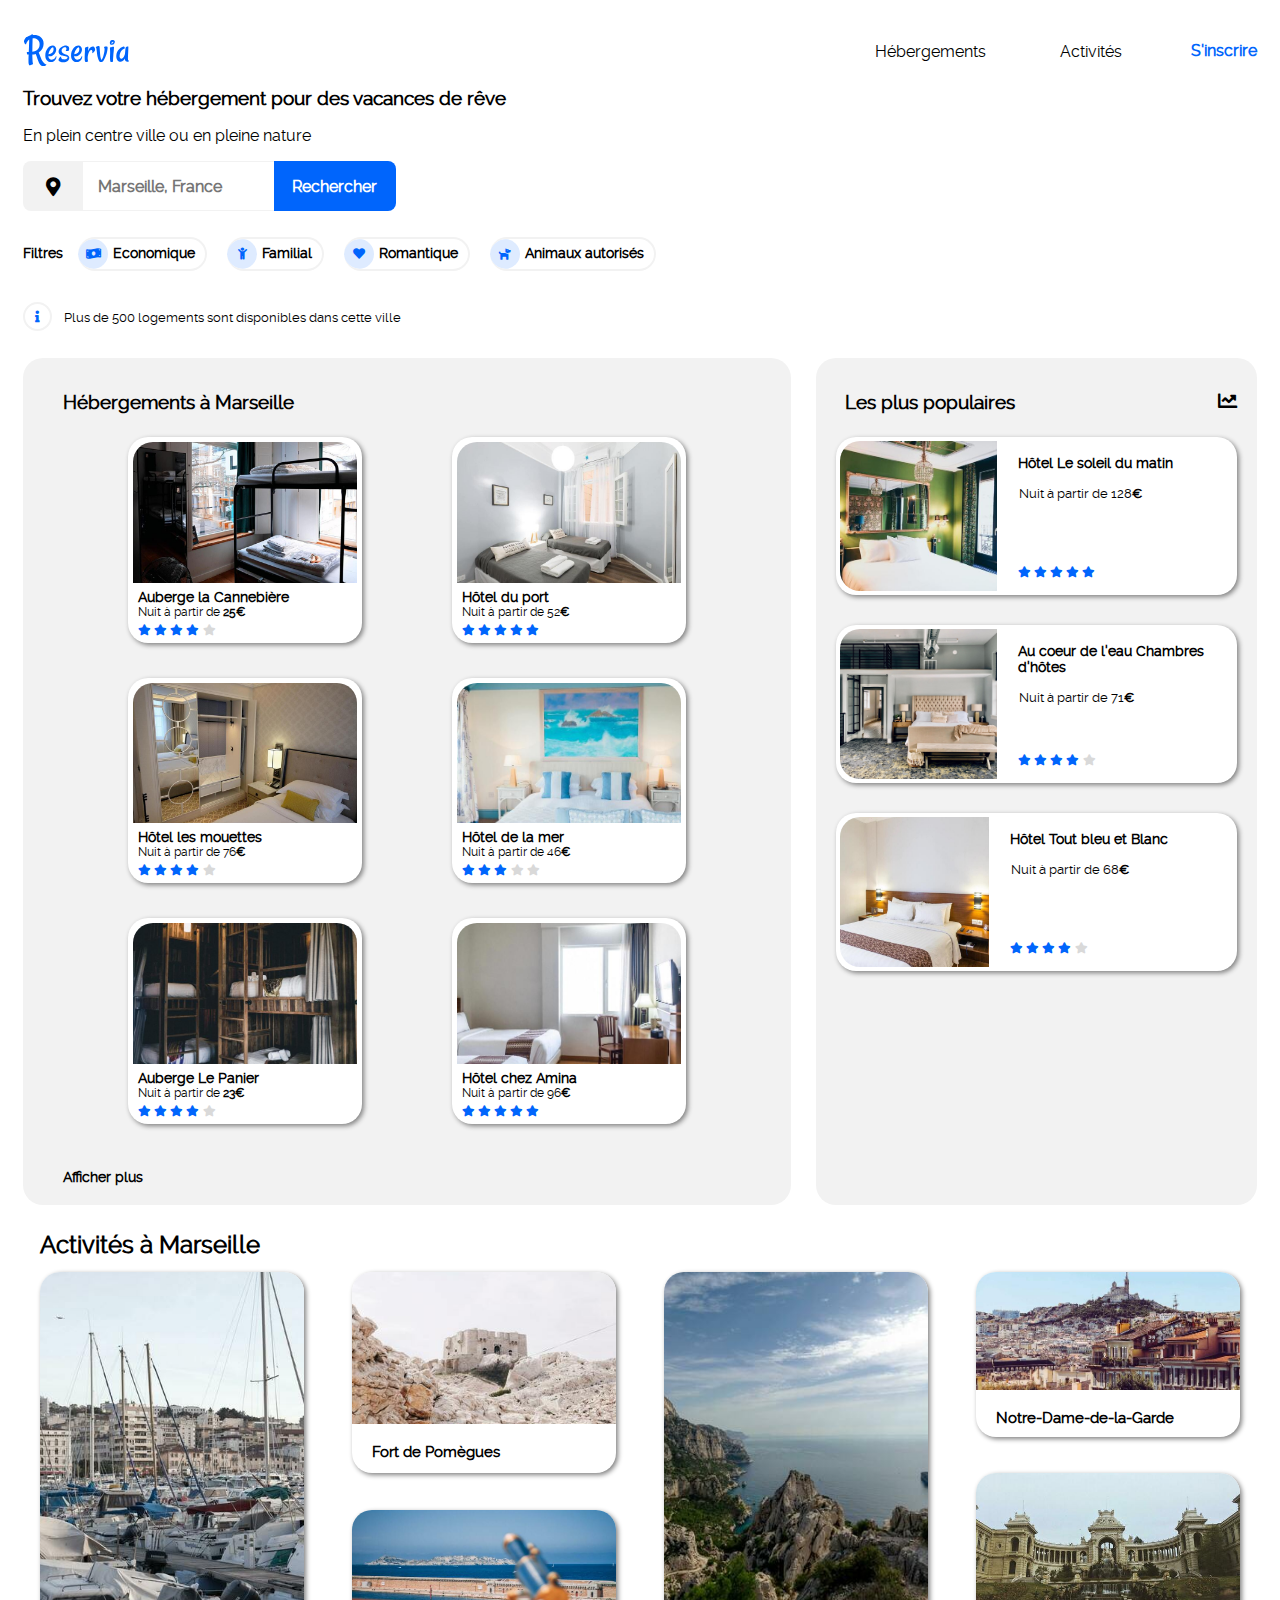
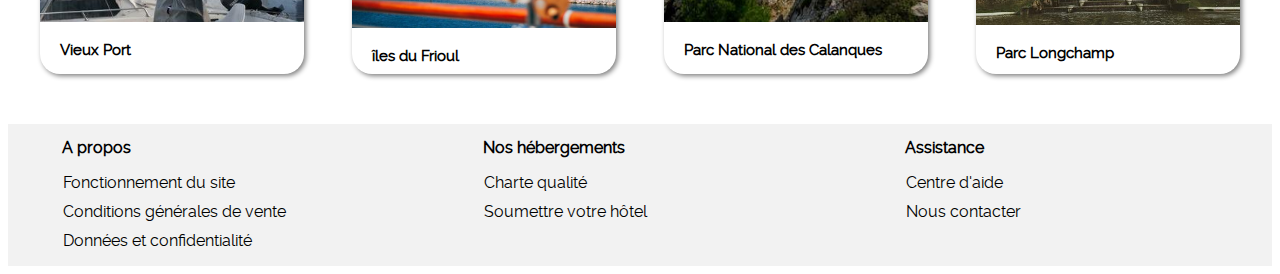
<file: index.html>
<!DOCTYPE html>
<html lang="fr">

<head>
  <meta charset="utf-8" />
  <meta name="viewport" content="width=device-width, initial-scale=1.0">
  <link rel="stylesheet" href="css/all.min.css" />
  <link rel="stylesheet" href="style.css" />
  
  <title>Reservia</title>
</head>
<!--Mise en page du site Reservia-->

<body>
  <header id="header">
    <img class="header__logo" src="images/logo/Reservia.svg" alt="logo" />
    <div class="navigation">
      <nav>
        <ul>
          <li class="menu"><a href="#hebergement">Hébergements</a></li>
          <li class="menu"><a href="#activites">Activités</a></li>
        </ul>
      </nav>
      <p> <a class="sinscrire" href="#"><strong>S'inscrire</strong></a></p>


    </div>
  </header>

  <section id="trouvez__hebergement">
    <h1 class="titre">Trouvez votre hébergement pour des vacances de rêve</h1>
    <p>En plein centre ville ou en pleine nature</p>

    <div class="recherche">
      <form class="position" method="post" action="traitement.php">
        <br />
        <i class="fas fa-map-marker-alt"></i>
        <label for="location"></label>
        <input class="locationbar" type="text" name="location" id="location" placeholder="Marseille, France" />
        <input class="searchbutton" type="submit" value="Rechercher" />
        <button id="loupe"><i class="fas fa-search">
          </i></button>
      </form>
    </div>
  </section>
  <!--Filtres-->
  <section id="filtres">
    <h2 class="filter__header">Filtres</h2>
    <ul id="liste__filtres">
      <li class="option__filtre">
        <a href="#">
          <i class="fas fa-money-bill-wave"></i>
          <span>Economique</span>
        </a>
      </li>
      <li class="option__filtre">
        <a href="#"><i class="fas fa-child"></i><span>Familial</span></a>
      </li>
      <li class="option__filtre">
        <a href="#"><i class="fas fa-heart"></i><span>Romantique</span></a>
      </li>
      <li class="option__filtre">
        <a href="#"><i class="fas fa-dog"></i><span>Animaux autorisés</span></a>
      </li>
    </ul>
  </section>

  <div class="info">
    <i class="fas fa-info"></i>
    <p>Plus de 500 logements sont disponibles dans cette ville</p>
  </div>

  <!--section Hébergements à Marseille-->
  <section id="container__principal">
    <div id="hebergement">
      <h1 class="titre">Hébergements à Marseille</h1>
      <section id="bloc__vignettes_hebergement">

        <div class="element">
          <a href="#">
            <img src="images/hebergements/4_small/marcus-loke-WQJvWU_HZFo-unsplash.jpg" alt="auberge la Cannebiere" />
            <div class="figcaption__hebergement">
              <h3>Auberge la Cannebière</h3>
              <p>Nuit à partir de <strong>25€</strong></p>
              <div class="rating__stars">
                <span class="bluestar">
                  <i class="fas fa-star"></i>
                  <i class="fas fa-star"></i>
                  <i class="fas fa-star"></i>
                  <i class="fas fa-star"></i></span>
                <span class="greystar"> <i class="fas fa-star"></i></span>
              </div>
            </div>
          </a>
        </div>

        <div class="element">
          <a href="#">
            <img src="images/hebergements/4_small/fred-kleber-gTbaxaVLvsg-unsplash.jpg" alt="hotel du port" />
            <div class="figcaption__hebergement">
              <h3>Hôtel du port</h3>
              <p>Nuit à partir de 52<strong>€</strong></p>
              <div class="rating__stars">
                <span class="bluestar">
                  <i class="fas fa-star"></i>
                  <i class="fas fa-star"></i>
                  <i class="fas fa-star"></i>
                  <i class="fas fa-star"></i>
                  <i class="fas fa-star"></i></span>
              </div>
            </div>
          </a>
        </div>

        <div class="element">
          <a href="#">
            <img src="images/hebergements/4_small/reisetopia-B8WIgxA_PFU-unsplash.jpg" alt="hotel les mouettes" />
            <div class="figcaption__hebergement">
              <h3>Hôtel les mouettes</h3>
              <p>Nuit à partir de 76<strong>€</strong></p>
              <div class="rating__stars">
                <span class="bluestar">
                  <i class="fas fa-star"></i>
                  <i class="fas fa-star"></i>
                  <i class="fas fa-star"></i>
                  <i class="fas fa-star"></i></span>
                <span class="greystar"> <i class="fas fa-star"></i></span>
              </div>
            </div>
          </a>
        </div>

        <div class="element">
          <a href="#">
            <img src="images/hebergements/4_small/annie-spratt-Eg1qcIitAuA-unsplash.jpg" alt="hotel de la mer" />
            <div class="figcaption__hebergement">
              <h3>Hôtel de la mer</h3>
              <p>Nuit à partir de 46<strong>€</strong></p>
              <div class="rating__stars">
                <span class="bluestar">
                  <i class="fas fa-star"></i>
                  <i class="fas fa-star"></i>
                  <i class="fas fa-star"></i></span>
                <span class="greystar">
                  <i class="fas fa-star"></i>
                  <i class="fas fa-star"></i></span>
              </div>
            </div>
          </a>
        </div>

        <div class="element">
          <a href="#">
            <img src="images/hebergements/4_small/nicate-lee-kT-ZyaiwBe0-unsplash.jpg" alt="Auberge le panier" />
            <div class="figcaption__hebergement">
              <h3>Auberge Le Panier</h3>
              <p>Nuit à partir de <strong>23€</strong></p>
              <div class="rating__stars">
                <span class="bluestar">
                  <i class="fas fa-star"></i>
                  <i class="fas fa-star"></i>
                  <i class="fas fa-star"></i>
                  <i class="fas fa-star"></i></span>
                <span class="greystar"> <i class="fas fa-star"></i></span>
              </div>
            </div>
          </a>
        </div>

        <div class="element">
          <a href="#">
            <img src="images/hebergements/4_small/febrian-zakaria-M6S1WvfW68A-unsplash.jpg" alt="hotel chez amina" />
            <div class="figcaption__hebergement">
              <h3>Hôtel chez Amina</h3>
              <p>Nuit à partir de 96<strong>€</strong></p>
              <div class="rating__stars">
                <span class="bluestar">
                  <i class="fas fa-star"></i>
                  <i class="fas fa-star"></i>
                  <i class="fas fa-star"></i>
                  <i class="fas fa-star"></i>
                  <i class="fas fa-star"></i></span>
              </div>
            </div>
          </a>
        </div>


      </section>


      <a href="#">
        <h3 class=option__hebergement>Afficher plus</h3>
      </a>
    </div>

    <!--les plus populaires-->
    <div id="populaires">
      <h1 class="titre">
        Les plus populaires
        <span class="chart__icon"><i class="fas fa-chart-line"></i> </span>
      </h1>
      <section id="bloc__vignettes_logements">
        <a href="#">
          <div class="logement">
            <img src="images/hebergements/4_small/emile-guillemot-Bj_rcSC5XfE-unsplash.jpg"
              alt="hotel le soleil du matin" />
            <div class="figcaption__logement">
              <h3>Hôtel Le soleil du matin</h3>

              <p>Nuit à partir de 128<strong>€</strong></p>
              <div class="rating__stars_populaire">
                <span class="bluestar">
                  <i class="fas fa-star"></i>
                  <i class="fas fa-star"></i>
                  <i class="fas fa-star"></i>
                  <i class="fas fa-star"></i>
                  <i class="fas fa-star"></i></span>
              </div>
            </div>
          </div>
        </a>



        <a href="#">
          <div class="logement">
            <img src="images/hebergements/2_large/aw-creative-VGs8z60yT2c-unsplash.jpg"
              alt="au coeur de leau chambre dhotes" />
            <div class="figcaption__logement">
              <h3>Au coeur de l'eau Chambres d'hôtes</h3>

              <p>Nuit à partir de 71<strong>€</strong></p>
              <div class="rating__stars_populaire">
                <span class="bluestar">
                  <i class="fas fa-star"></i>
                  <i class="fas fa-star"></i>
                  <i class="fas fa-star"></i>
                  <i class="fas fa-star"></i></span>
                <span class="greystar"> <i class="fas fa-star"></i></span>
              </div>
            </div>
          </div>
        </a>



        <a href="#">
          <div class="logement">
            <img src="images/hebergements/4_small/febrian-zakaria-sjvU0THccQA-unsplash.jpg"
              alt="hotel tout bleu et blanc" />
            <div class="figcaption__logement">
              <h3>Hôtel Tout bleu et Blanc</h3>

              <p>Nuit à partir de 68<strong>€</strong></p>
              <div class="rating__stars_populaire">
                <span class="bluestar">
                  <i class="fas fa-star"></i>
                  <i class="fas fa-star"></i>
                  <i class="fas fa-star"></i>
                  <i class="fas fa-star"></i></span>
                <span class="greystar"> <i class="fas fa-star"></i></span>
              </div>
            </div>
          </div>
        </a>
      </section>
    </div>
  </section>
  <!--section Activités à Marseille-->

  <section id="container__secondaire">
    <h1 class="titre_activites">Activités à Marseille</h1>
    <div id="activites">

      <div class="big__picture">
        <div class="activites__big_picture">
          <a href="#">
            <img src="images/activites/4_small/reno-laithienne-QUgJhdY5Fyk-unsplash.jpg" alt="vieux port" />

            <div class="figcaption__activites">
              <h3>Vieux Port</h3>
            </div>
          </a>
        </div>
      </div>




      <div class="second__column">
        <div class="activites__medium_picture">
          <a href="#">
            <img src="images/activites/4_small/paul-hermann-QFTrLdQIRhI-unsplash.jpg" alt="fort de pomegues" />
            <div class="figcaption__activites">
              <h3>Fort de Pomègues</h3>
            </div>
          </a>
        </div>

        <div class="activites__small_picture">
          <a href="#">
            <img src="images/activites/4_small/kevin-hikari-rV_Qd1l-VXg-unsplash.jpg" alt="iles du frioul" />
            <div class="figcaption__activites">
              <h3>îles du Frioul</h3>
            </div>
          </a>
        </div>
      </div>


      <div class="big__picture">
        <div class="activites__big_picture">
          <a href="#">
            <img src="images/activites/4_small/kilyan-sockalingum-NR8-cBCN3aI-unsplash.jpg"
              alt="parc national des calanques" />

            <div class="figcaption__activites">
              <h3>Parc National des Calanques</h3>
            </div>
          </a>
        </div>
      </div>

      <div class="second__column">
        <div class="activites__small_picture">
          <a href="#">
            <img src="images/activites/4_small/florian-wehde-xW9e8gdotxI-unsplash.jpg" alt="notre-dame-de-la-garde" />

            <div class="figcaption__activites">
              <h3>Notre-Dame-de-la-Garde</h3>
            </div>
          </a>
        </div>

        <div class="activites__medium_picture">
          <a href="#">
            <img src="images/activites/4_small/lena-paulin-wH2-EJoDcV0-unsplash.jpg" alt="parc longchamp" />

            <div class="figcaption__activites">
              <h3>Parc Longchamp</h3>
            </div>
          </a>
        </div>
      </div>


    </div>
  </section>


  <!--Footer-->
  <section id="footer">
    <div class="footer__option">
      <h2>A propos</h2>
      <ul>
        <li><a href="#">Fonctionnement du site</a></li>
        <li><a href="#">Conditions générales de vente</a></li>
        <li><a href="#">Données et confidentialité</a></li>
      </ul>
    </div>

    <div class="footer__option">
      <h2>Nos hébergements</h2>
      <ul>
        <li><a href="#">Charte qualité</a></li>
        <li><a href="#">Soumettre votre hôtel</a></li>
      </ul>
    </div>

    <div class="footer__option">
      <h2>Assistance</h2>
      <ul>
        <li><a href="#">Centre d'aide</a></li>
        <li><a href="#">Nous contacter</a></li>
      </ul>
    </div>
  </section>
</body>

</html>
</file>
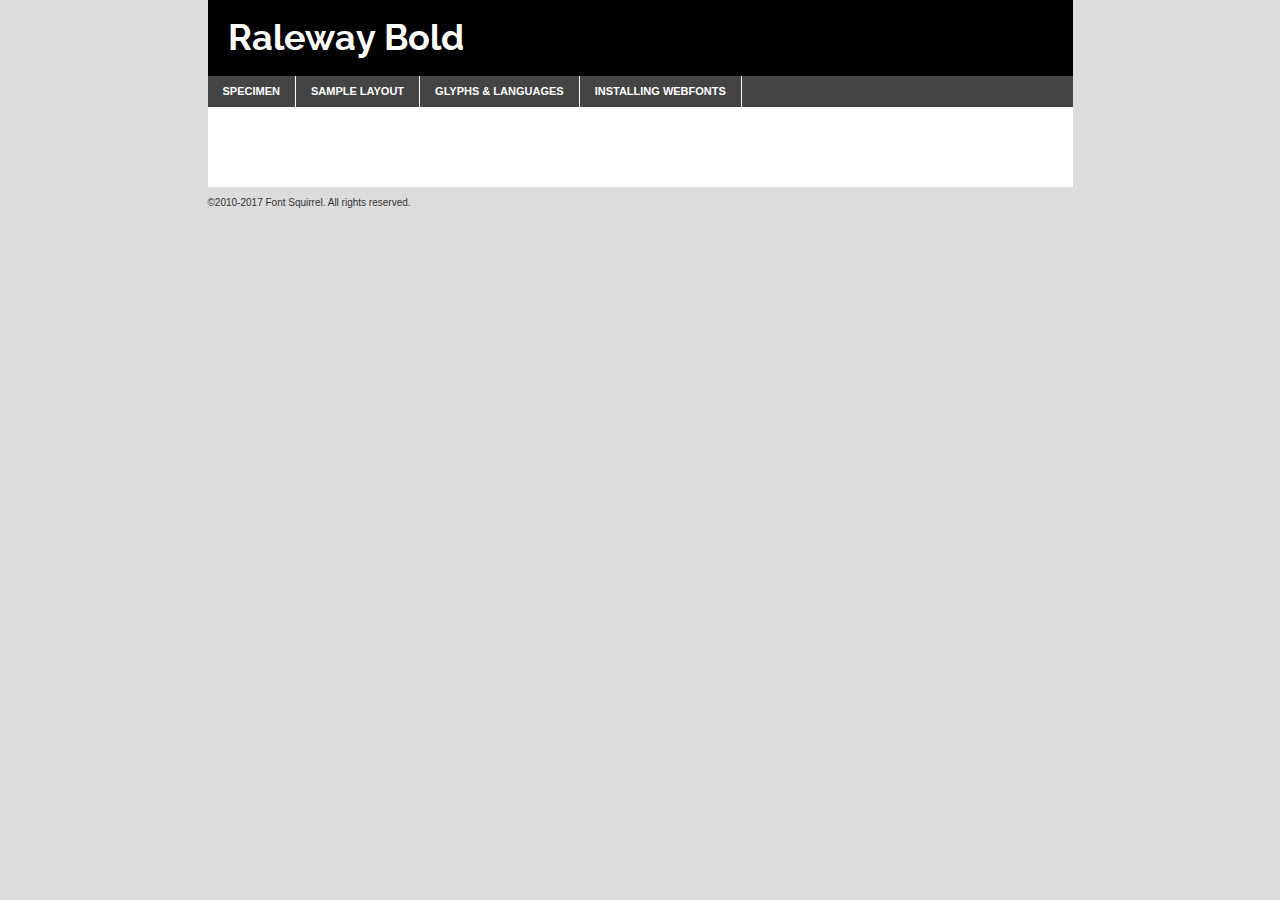
<file: fonts/raleway-bold-demo.html>
<!DOCTYPE html PUBLIC "-//W3C//DTD XHTML 1.0 Transitional//EN"
	"http://www.w3.org/TR/xhtml1/DTD/xhtml1-transitional.dtd">

<html xmlns="http://www.w3.org/1999/xhtml" xml:lang="en" lang="en">
<head>
	<meta http-equiv="Content-Type" content="text/html; charset=utf-8" />
	<script src="http://ajax.googleapis.com/ajax/libs/jquery/1.7.2/jquery.min.js" type="text/javascript" charset="utf-8"></script>
	<script type="text/javascript">
	(function($){$.fn.easyTabs=function(option){var param=jQuery.extend({fadeSpeed:"fast",defaultContent:1,activeClass:'active'},option);$(this).each(function(){var thisId="#"+this.id;if(param.defaultContent==''){param.defaultContent=1;}
	if(typeof param.defaultContent=="number")
	{var defaultTab=$(thisId+" .tabs li:eq("+(param.defaultContent-1)+") a").attr('href').substr(1);}else{var defaultTab=param.defaultContent;}
	$(thisId+" .tabs li a").each(function(){var tabToHide=$(this).attr('href').substr(1);$("#"+tabToHide).addClass('easytabs-tab-content');});hideAll();changeContent(defaultTab);function hideAll(){$(thisId+" .easytabs-tab-content").hide();}
	function changeContent(tabId){hideAll();$(thisId+" .tabs li").removeClass(param.activeClass);$(thisId+" .tabs li a[href=#"+tabId+"]").closest('li').addClass(param.activeClass);if(param.fadeSpeed!="none")
	{$(thisId+" #"+tabId).fadeIn(param.fadeSpeed);}else{$(thisId+" #"+tabId).show();}}
	$(thisId+" .tabs li").click(function(){var tabId=$(this).find('a').attr('href').substr(1);changeContent(tabId);return false;});});}})(jQuery);
	</script>
	<link rel="stylesheet" href="specimen_files/specimen_stylesheet.css" type="text/css" charset="utf-8" />
	<link rel="stylesheet" href="stylesheet.css" type="text/css" charset="utf-8" />

	<style type="text/css">
					body{
				font-family: 'ralewaybold';
							}
		</style>

	<title>Raleway Bold Specimen</title>
	
	
	<script type="text/javascript" charset="utf-8">
		$(document).ready(function() {
			$('#container').easyTabs({defaultContent:1});
		});
	</script>
</head>

<body>
<div id="container">
	<div id="header">
		Raleway Bold	</div>
	<ul class="tabs">
		<li><a href="#specimen">Specimen</a></li>
		<li><a href="#layout">Sample Layout</a></li>
				<li><a href="#glyphs">Glyphs &amp; Languages</a></li>
		<li><a href="#installing">Installing Webfonts</a></li>
		
	</ul>
	
	<div id="main_content">

		
			<div id="specimen">
		
				<div class="section">
					<div class="grid12 firstcol">
						<div class="huge">AaBb</div>
					</div>
				</div>
		
				<div class="section">
					<div class="glyph_range">A&#x200B;B&#x200b;C&#x200b;D&#x200b;E&#x200b;F&#x200b;G&#x200b;H&#x200b;I&#x200b;J&#x200b;K&#x200b;L&#x200b;M&#x200b;N&#x200b;O&#x200b;P&#x200b;Q&#x200b;R&#x200b;S&#x200b;T&#x200b;U&#x200b;V&#x200b;W&#x200b;X&#x200b;Y&#x200b;Z&#x200b;a&#x200b;b&#x200b;c&#x200b;d&#x200b;e&#x200b;f&#x200b;g&#x200b;h&#x200b;i&#x200b;j&#x200b;k&#x200b;l&#x200b;m&#x200b;n&#x200b;o&#x200b;p&#x200b;q&#x200b;r&#x200b;s&#x200b;t&#x200b;u&#x200b;v&#x200b;w&#x200b;x&#x200b;y&#x200b;z&#x200b;1&#x200b;2&#x200b;3&#x200b;4&#x200b;5&#x200b;6&#x200b;7&#x200b;8&#x200b;9&#x200b;0&#x200b;&amp;&#x200b;.&#x200b;,&#x200b;?&#x200b;!&#x200b;&#64;&#x200b;(&#x200b;)&#x200b;#&#x200b;$&#x200b;%&#x200b;*&#x200b;+&#x200b;-&#x200b;=&#x200b;:&#x200b;;</div>
				</div>
				<div class="section">
					<div class="grid12 firstcol">
						<table class="sample_table">
							<tr><td>10</td><td class="size10">abcdefghijklmnopqrstuvwxyzABCDEFGHIJKLMNOPQRSTUVWXYZ0123456789abcdefghijklmnopqrstuvwxyzABCDEFGHIJKLMNOPQRSTUVWXYZ0123456789abcdefghijklmnopqrstuvwxyzABCDEFGHIJKLMNOPQRSTUVWXYZ</td></tr>
							<tr><td>11</td><td class="size11">abcdefghijklmnopqrstuvwxyzABCDEFGHIJKLMNOPQRSTUVWXYZ0123456789abcdefghijklmnopqrstuvwxyzABCDEFGHIJKLMNOPQRSTUVWXYZ0123456789abcdefghijklmnopqrstuvwxyzABCDEFGHIJKLMNOPQRSTUVWXYZ</td></tr>
							<tr><td>12</td><td class="size12">abcdefghijklmnopqrstuvwxyzABCDEFGHIJKLMNOPQRSTUVWXYZ0123456789abcdefghijklmnopqrstuvwxyzABCDEFGHIJKLMNOPQRSTUVWXYZ0123456789abcdefghijklmnopqrstuvwxyzABCDEFGHIJKLMNOPQRSTUVWXYZ</td></tr>
							<tr><td>13</td><td class="size13">abcdefghijklmnopqrstuvwxyzABCDEFGHIJKLMNOPQRSTUVWXYZ0123456789abcdefghijklmnopqrstuvwxyzABCDEFGHIJKLMNOPQRSTUVWXYZ0123456789abcdefghijklmnopqrstuvwxyzABCDEFGHIJKLMNOPQRSTUVWXYZ</td></tr>
							<tr><td>14</td><td class="size14">abcdefghijklmnopqrstuvwxyzABCDEFGHIJKLMNOPQRSTUVWXYZ0123456789abcdefghijklmnopqrstuvwxyzABCDEFGHIJKLMNOPQRSTUVWXYZ0123456789abcdefghijklmnopqrstuvwxyzABCDEFGHIJKLMNOPQRSTUVWXYZ</td></tr>
							<tr><td>16</td><td class="size16">abcdefghijklmnopqrstuvwxyzABCDEFGHIJKLMNOPQRSTUVWXYZ0123456789abcdefghijklmnopqrstuvwxyzABCDEFGHIJKLMNOPQRSTUVWXYZ</td></tr>
							<tr><td>18</td><td class="size18">abcdefghijklmnopqrstuvwxyzABCDEFGHIJKLMNOPQRSTUVWXYZ0123456789abcdefghijklmnopqrstuvwxyzABCDEFGHIJKLMNOPQRSTUVWXYZ</td></tr>
							<tr><td>20</td><td class="size20">abcdefghijklmnopqrstuvwxyzABCDEFGHIJKLMNOPQRSTUVWXYZ0123456789abcdefghijklmnopqrstuvwxyzABCDEFGHIJKLMNOPQRSTUVWXYZ</td></tr>
							<tr><td>24</td><td class="size24">abcdefghijklmnopqrstuvwxyzABCDEFGHIJKLMNOPQRSTUVWXYZ0123456789abcdefghijklmnopqrstuvwxyzABCDEFGHIJKLMNOPQRSTUVWXYZ</td></tr>
							<tr><td>30</td><td class="size30">abcdefghijklmnopqrstuvwxyzABCDEFGHIJKLMNOPQRSTUVWXYZ0123456789abcdefghijklmnopqrstuvwxyzABCDEFGHIJKLMNOPQRSTUVWXYZ</td></tr>
							<tr><td>36</td><td class="size36">abcdefghijklmnopqrstuvwxyzABCDEFGHIJKLMNOPQRSTUVWXYZ0123456789abcdefghijklmnopqrstuvwxyzABCDEFGHIJKLMNOPQRSTUVWXYZ</td></tr>
							<tr><td>48</td><td class="size48">abcdefghijklmnopqrstuvwxyzABCDEFGHIJKLMNOPQRSTUVWXYZ0123456789abcdefghijklmnopqrstuvwxyzABCDEFGHIJKLMNOPQRSTUVWXYZ</td></tr>
							<tr><td>60</td><td class="size60">abcdefghijklmnopqrstuvwxyzABCDEFGHIJKLMNOPQRSTUVWXYZ0123456789abcdefghijklmnopqrstuvwxyzABCDEFGHIJKLMNOPQRSTUVWXYZ</td></tr>
							<tr><td>72</td><td class="size72">abcdefghijklmnopqrstuvwxyzABCDEFGHIJKLMNOPQRSTUVWXYZ0123456789abcdefghijklmnopqrstuvwxyzABCDEFGHIJKLMNOPQRSTUVWXYZ</td></tr>
							<tr><td>90</td><td class="size90">abcdefghijklmnopqrstuvwxyzABCDEFGHIJKLMNOPQRSTUVWXYZ0123456789abcdefghijklmnopqrstuvwxyzABCDEFGHIJKLMNOPQRSTUVWXYZ</td></tr>
						</table>
				
					</div>
			
				</div>
		
		
		
								<div class="section" id="bodycomparison">


										<div id="xheight">
				<div class="fontbody">&#x25FC;&#x25FC;&#x25FC;&#x25FC;&#x25FC;&#x25FC;&#x25FC;&#x25FC;&#x25FC;&#x25FC;&#x25FC;&#x25FC;&#x25FC;&#x25FC;&#x25FC;&#x25FC;&#x25FC;&#x25FC;&#x25FC;&#x25FC;&#x25FC;&#x25FC;&#x25FC;&#x25FC;&#x25FC;&#x25FC;&#x25FC;&#x25FC;&#x25FC;&#x25FC;&#x25FC;&#x25FC;&#x25FC;&#x25FC;&#x25FC;&#x25FC;&#x25FC;&#x25FC;&#x25FC;&#x25FC;&#x25FC;&#x25FC;&#x25FC;&#x25FC;&#x25FC;&#x25FC;&#x25FC;&#x25FC;&#x25FC;&#x25FC;&#x25FC;&#x25FC;&#x25FC;&#x25FC;&#x25FC;&#x25FC;&#x25FC;&#x25FC;&#x25FC;&#x25FC;&#x25FC;&#x25FC;&#x25FC;&#x25FC;&#x25FC;&#x25FC;&#x25FC;&#x25FC;&#x25FC;&#x25FC;&#x25FC;&#x25FC;&#x25FC;&#x25FC;&#x25FC;&#x25FC;&#x25FC;&#x25FC;&#x25FC;&#x25FC;&#x25FC;&#x25FC;&#x25FC;&#x25FC;&#x25FC;&#x25FC;&#x25FC;&#x25FC;&#x25FC;&#x25FC;&#x25FC;&#x25FC;&#x25FC;&#x25FC;&#x25FC;&#x25FC;&#x25FC;&#x25FC;&#x25FC;body</div><div class="arialbody">body</div><div class="verdanabody">body</div><div class="georgiabody">body</div></div>
										<div class="fontbody" style="z-index:1">
											body<span>Raleway Bold</span>
										</div>
										<div class="arialbody" style="z-index:1">
											body<span>Arial</span>
										</div>
										<div class="verdanabody" style="z-index:1">
											body<span>Verdana</span>
										</div>
										<div class="georgiabody" style="z-index:1">
											body<span>Georgia</span>
										</div>



								</div>
		
		
				<div class="section psample psample_row1" id="">
					
					<div class="grid2 firstcol">
						<p class="size10"><span>10.</span>Aenean lacinia bibendum nulla sed consectetur. Fusce dapibus, tellus ac cursus commodo, tortor mauris condimentum nibh, ut fermentum massa justo sit amet risus. Nullam id dolor id nibh ultricies vehicula ut id elit. Cum sociis natoque penatibus et magnis dis parturient montes, nascetur ridiculus mus. Nulla vitae elit libero, a pharetra augue.</p>
			
					</div>
					<div class="grid3">
						<p class="size11"><span>11.</span>Aenean lacinia bibendum nulla sed consectetur. Fusce dapibus, tellus ac cursus commodo, tortor mauris condimentum nibh, ut fermentum massa justo sit amet risus. Nullam id dolor id nibh ultricies vehicula ut id elit. Cum sociis natoque penatibus et magnis dis parturient montes, nascetur ridiculus mus. Nulla vitae elit libero, a pharetra augue.</p>
			
					</div>
					<div class="grid3">
						<p class="size12"><span>12.</span>Aenean lacinia bibendum nulla sed consectetur. Fusce dapibus, tellus ac cursus commodo, tortor mauris condimentum nibh, ut fermentum massa justo sit amet risus. Nullam id dolor id nibh ultricies vehicula ut id elit. Cum sociis natoque penatibus et magnis dis parturient montes, nascetur ridiculus mus. Nulla vitae elit libero, a pharetra augue.</p>
			
					</div>
					<div class="grid4">
						<p class="size13"><span>13.</span>Aenean lacinia bibendum nulla sed consectetur. Fusce dapibus, tellus ac cursus commodo, tortor mauris condimentum nibh, ut fermentum massa justo sit amet risus. Nullam id dolor id nibh ultricies vehicula ut id elit. Cum sociis natoque penatibus et magnis dis parturient montes, nascetur ridiculus mus. Nulla vitae elit libero, a pharetra augue.</p>
			
					</div>
					<div class="white_blend"></div>
					
				</div>
				<div class="section psample psample_row2" id="">
					<div class="grid3 firstcol">
						<p class="size14"><span>14.</span>Aenean lacinia bibendum nulla sed consectetur. Fusce dapibus, tellus ac cursus commodo, tortor mauris condimentum nibh, ut fermentum massa justo sit amet risus. Nullam id dolor id nibh ultricies vehicula ut id elit. Cum sociis natoque penatibus et magnis dis parturient montes, nascetur ridiculus mus. Nulla vitae elit libero, a pharetra augue.</p>
			
					</div>
					<div class="grid4">
						<p class="size16"><span>16.</span>Aenean lacinia bibendum nulla sed consectetur. Fusce dapibus, tellus ac cursus commodo, tortor mauris condimentum nibh, ut fermentum massa justo sit amet risus. Nullam id dolor id nibh ultricies vehicula ut id elit. Cum sociis natoque penatibus et magnis dis parturient montes, nascetur ridiculus mus. Nulla vitae elit libero, a pharetra augue.</p>
			
					</div>
					<div class="grid5">
						<p class="size18"><span>18.</span>Aenean lacinia bibendum nulla sed consectetur. Fusce dapibus, tellus ac cursus commodo, tortor mauris condimentum nibh, ut fermentum massa justo sit amet risus. Nullam id dolor id nibh ultricies vehicula ut id elit. Cum sociis natoque penatibus et magnis dis parturient montes, nascetur ridiculus mus. Nulla vitae elit libero, a pharetra augue.</p>
			
					</div>

					<div class="white_blend"></div>

				</div>
				
				<div class="section psample psample_row3" id="">
					<div class="grid5 firstcol">
						<p class="size20"><span>20.</span>Aenean lacinia bibendum nulla sed consectetur. Fusce dapibus, tellus ac cursus commodo, tortor mauris condimentum nibh, ut fermentum massa justo sit amet risus. Nullam id dolor id nibh ultricies vehicula ut id elit. Cum sociis natoque penatibus et magnis dis parturient montes, nascetur ridiculus mus. Nulla vitae elit libero, a pharetra augue.</p>
					</div>
					<div class="grid7">
						<p class="size24"><span>24.</span>Aenean lacinia bibendum nulla sed consectetur. Fusce dapibus, tellus ac cursus commodo, tortor mauris condimentum nibh, ut fermentum massa justo sit amet risus. Nullam id dolor id nibh ultricies vehicula ut id elit. Cum sociis natoque penatibus et magnis dis parturient montes, nascetur ridiculus mus. Nulla vitae elit libero, a pharetra augue.</p>
					</div>
					
					<div class="white_blend"></div>
					
				</div>
				
				<div class="section psample psample_row4" id="">
					<div class="grid12 firstcol">
						<p class="size30"><span>30.</span>Aenean lacinia bibendum nulla sed consectetur. Fusce dapibus, tellus ac cursus commodo, tortor mauris condimentum nibh, ut fermentum massa justo sit amet risus. Nullam id dolor id nibh ultricies vehicula ut id elit. Cum sociis natoque penatibus et magnis dis parturient montes, nascetur ridiculus mus. Nulla vitae elit libero, a pharetra augue.</p>
					</div>
					<div class="white_blend"></div>
					
				</div>
				
				
				
				<div class="section psample psample_row1 fullreverse">
					<div class="grid2 firstcol">
						<p class="size10"><span>10.</span>Aenean lacinia bibendum nulla sed consectetur. Fusce dapibus, tellus ac cursus commodo, tortor mauris condimentum nibh, ut fermentum massa justo sit amet risus. Nullam id dolor id nibh ultricies vehicula ut id elit. Cum sociis natoque penatibus et magnis dis parturient montes, nascetur ridiculus mus. Nulla vitae elit libero, a pharetra augue.</p>
			
					</div>
					<div class="grid3">
						<p class="size11"><span>11.</span>Aenean lacinia bibendum nulla sed consectetur. Fusce dapibus, tellus ac cursus commodo, tortor mauris condimentum nibh, ut fermentum massa justo sit amet risus. Nullam id dolor id nibh ultricies vehicula ut id elit. Cum sociis natoque penatibus et magnis dis parturient montes, nascetur ridiculus mus. Nulla vitae elit libero, a pharetra augue.</p>
			
					</div>
					<div class="grid3">
						<p class="size12"><span>12.</span>Aenean lacinia bibendum nulla sed consectetur. Fusce dapibus, tellus ac cursus commodo, tortor mauris condimentum nibh, ut fermentum massa justo sit amet risus. Nullam id dolor id nibh ultricies vehicula ut id elit. Cum sociis natoque penatibus et magnis dis parturient montes, nascetur ridiculus mus. Nulla vitae elit libero, a pharetra augue.</p>
			
					</div>
					<div class="grid4">
						<p class="size13"><span>13.</span>Aenean lacinia bibendum nulla sed consectetur. Fusce dapibus, tellus ac cursus commodo, tortor mauris condimentum nibh, ut fermentum massa justo sit amet risus. Nullam id dolor id nibh ultricies vehicula ut id elit. Cum sociis natoque penatibus et magnis dis parturient montes, nascetur ridiculus mus. Nulla vitae elit libero, a pharetra augue.</p>
			
					</div>
					<div class="black_blend"></div>
					
				</div>
				
				<div class="section psample psample_row2 fullreverse">
					<div class="grid3 firstcol">
						<p class="size14"><span>14.</span>Aenean lacinia bibendum nulla sed consectetur. Fusce dapibus, tellus ac cursus commodo, tortor mauris condimentum nibh, ut fermentum massa justo sit amet risus. Nullam id dolor id nibh ultricies vehicula ut id elit. Cum sociis natoque penatibus et magnis dis parturient montes, nascetur ridiculus mus. Nulla vitae elit libero, a pharetra augue.</p>
			
					</div>
					<div class="grid4">
						<p class="size16"><span>16.</span>Aenean lacinia bibendum nulla sed consectetur. Fusce dapibus, tellus ac cursus commodo, tortor mauris condimentum nibh, ut fermentum massa justo sit amet risus. Nullam id dolor id nibh ultricies vehicula ut id elit. Cum sociis natoque penatibus et magnis dis parturient montes, nascetur ridiculus mus. Nulla vitae elit libero, a pharetra augue.</p>
			
					</div>
					<div class="grid5">
						<p class="size18"><span>18.</span>Aenean lacinia bibendum nulla sed consectetur. Fusce dapibus, tellus ac cursus commodo, tortor mauris condimentum nibh, ut fermentum massa justo sit amet risus. Nullam id dolor id nibh ultricies vehicula ut id elit. Cum sociis natoque penatibus et magnis dis parturient montes, nascetur ridiculus mus. Nulla vitae elit libero, a pharetra augue.</p>
			
					</div>
					<div class="black_blend"></div>

				</div>
				
				<div class="section psample fullreverse psample_row3" id="">
					<div class="grid5 firstcol">
						<p class="size20"><span>20.</span>Aenean lacinia bibendum nulla sed consectetur. Fusce dapibus, tellus ac cursus commodo, tortor mauris condimentum nibh, ut fermentum massa justo sit amet risus. Nullam id dolor id nibh ultricies vehicula ut id elit. Cum sociis natoque penatibus et magnis dis parturient montes, nascetur ridiculus mus. Nulla vitae elit libero, a pharetra augue.</p>
					</div>
					<div class="grid7">
						<p class="size24"><span>24.</span>Aenean lacinia bibendum nulla sed consectetur. Fusce dapibus, tellus ac cursus commodo, tortor mauris condimentum nibh, ut fermentum massa justo sit amet risus. Nullam id dolor id nibh ultricies vehicula ut id elit. Cum sociis natoque penatibus et magnis dis parturient montes, nascetur ridiculus mus. Nulla vitae elit libero, a pharetra augue.</p>
					</div>
					
					<div class="black_blend"></div>
					
				</div>
				
				<div class="section psample fullreverse psample_row4" id="" style="border-bottom: 20px #000 solid;">
					<div class="grid12 firstcol">
						<p class="size30"><span>30.</span>Aenean lacinia bibendum nulla sed consectetur. Fusce dapibus, tellus ac cursus commodo, tortor mauris condimentum nibh, ut fermentum massa justo sit amet risus. Nullam id dolor id nibh ultricies vehicula ut id elit. Cum sociis natoque penatibus et magnis dis parturient montes, nascetur ridiculus mus. Nulla vitae elit libero, a pharetra augue.</p>
					</div>
					<div class="black_blend"></div>
					
				</div>
				
				
				
				
			</div>
			
			<div id="layout">
				
				<div class="section">
					
					<div class="grid12 firstcol">
						<h1>Lorem Ipsum Dolor</h1>
						<h2>Etiam porta sem malesuada magna mollis euismod</h2>
						
						<p class="byline">By <a href="#link">Aenean Lacinia</a></p>
					</div>
				</div>
				<div class="section">
					<div class="grid8 firstcol">
						<p class="large">Donec sed odio dui. Morbi leo risus, porta ac consectetur ac, vestibulum at eros. Fusce dapibus, tellus ac cursus commodo, tortor mauris condimentum nibh, ut fermentum massa justo sit amet risus. </p>

						
						<h3>Pellentesque ornare sem</h3>

						<p>Maecenas sed diam eget risus varius blandit sit amet non magna. Maecenas faucibus mollis interdum. Donec ullamcorper nulla non metus auctor fringilla. Nullam id dolor id nibh ultricies vehicula ut id elit. Nullam id dolor id nibh ultricies vehicula ut id elit. </p>

						<p>Aenean eu leo quam. Pellentesque ornare sem lacinia quam venenatis vestibulum. Lorem ipsum dolor sit amet, consectetur adipiscing elit. Cum sociis natoque penatibus et magnis dis parturient montes, nascetur ridiculus mus. </p>

						<p>Nulla vitae elit libero, a pharetra augue. Praesent commodo cursus magna, vel scelerisque nisl consectetur et. Aenean lacinia bibendum nulla sed consectetur. </p>

						<p>Nullam quis risus eget urna mollis ornare vel eu leo. Nullam quis risus eget urna mollis ornare vel eu leo. Maecenas sed diam eget risus varius blandit sit amet non magna. Donec ullamcorper nulla non metus auctor fringilla. </p>

						<h3>Cras mattis consectetur</h3>

						<p>Aenean eu leo quam. Pellentesque ornare sem lacinia quam venenatis vestibulum. Aenean lacinia bibendum nulla sed consectetur. Integer posuere erat a ante venenatis dapibus posuere velit aliquet. Cras mattis consectetur purus sit amet fermentum. </p>

						<p>Nullam id dolor id nibh ultricies vehicula ut id elit. Nullam quis risus eget urna mollis ornare vel eu leo. Cras mattis consectetur purus sit amet fermentum.</p>
					</div>
					
					<div class="grid4 sidebar">
						
						<div class="box reverse">
							<p class="last">Nullam quis risus eget urna mollis ornare vel eu leo. Donec ullamcorper nulla non metus auctor fringilla. Cras mattis consectetur purus sit amet fermentum. Sed posuere consectetur est at lobortis. Lorem ipsum dolor sit amet, consectetur adipiscing elit. </p>
						</div>
						
						<p class="caption">Maecenas sed diam eget risus varius.</p>

						<p>Vestibulum id ligula porta felis euismod semper. Integer posuere erat a ante venenatis dapibus posuere velit aliquet. Vestibulum id ligula porta felis euismod semper. Sed posuere consectetur est at lobortis. Maecenas sed diam eget risus varius blandit sit amet non magna. Fusce dapibus, tellus ac cursus commodo, tortor mauris condimentum nibh, ut fermentum massa justo sit amet risus. </p>

					

						<p>Duis mollis, est non commodo luctus, nisi erat porttitor ligula, eget lacinia odio sem nec elit. Aenean lacinia bibendum nulla sed consectetur. Vivamus sagittis lacus vel augue laoreet rutrum faucibus dolor auctor. Aenean lacinia bibendum nulla sed consectetur. Nullam quis risus eget urna mollis ornare vel eu leo. </p>

						<p>Praesent commodo cursus magna, vel scelerisque nisl consectetur et. Donec ullamcorper nulla non metus auctor fringilla. Maecenas faucibus mollis interdum. Fusce dapibus, tellus ac cursus commodo, tortor mauris condimentum nibh, ut fermentum massa justo sit amet risus. </p>

					</div>
				</div>
				
			</div>


			



		<div id="glyphs">
			<div class="section">
				<div class="grid12 firstcol">
			
				<h1>Language Support</h1>
				<p>The subset of Raleway Bold in this kit supports the following languages:<br />
			
					Albanian, Basque, Breton, Chamorro, Danish, Dutch, English, Faroese, Finnish, French, Frisian, Galician, German, Icelandic, Italian, Malagasy, Norwegian, Portuguese, Spanish, Alsatian, Aragonese, Arapaho, Arrernte, Asturian, Aymara, Bislama, Cebuano, Corsican, Fijian, French_creole, Genoese, Gilbertese, Greenlandic, Haitian_creole, Hiligaynon, Hmong, Hopi, Ibanag, Iloko_ilokano, Indonesian, Interglossa_glosa, Interlingua, Irish_gaelic, Jerriais, Lojban, Lombard, Luxembourgeois, Manx, Mohawk, Norfolk_pitcairnese, Occitan, Oromo, Pangasinan, Papiamento, Piedmontese, Potawatomi, Rhaeto-romance, Romansh, Rotokas, Sami_lule, Samoan, Sardinian, Scots_gaelic, Seychelles_creole, Shona, Sicilian, Somali, Southern_ndebele, Swahili, Swati_swazi, Tagalog_filipino_pilipino, Tetum, Tok_pisin, Uyghur_latinized, Volapuk, Walloon, Warlpiri, Xhosa, Yapese, Zulu, Latinbasic, Ubasic, Demo				</p>
				<h1>Glyph Chart</h1>
				<p>The subset of Raleway Bold in this kit includes all the glyphs listed below. Unicode entities are included above each glyph to help you insert individual characters into your layout.</p>
				<div id="glyph_chart">
			
																				 <div><p>&amp;#13;</p>&#13;</div>
																				 <div><p>&amp;#32;</p>&#32;</div>
																				 <div><p>&amp;#33;</p>&#33;</div>
																				 <div><p>&amp;#34;</p>&#34;</div>
																				 <div><p>&amp;#35;</p>&#35;</div>
																				 <div><p>&amp;#36;</p>&#36;</div>
																				 <div><p>&amp;#37;</p>&#37;</div>
																				 <div><p>&amp;#38;</p>&#38;</div>
																				 <div><p>&amp;#39;</p>&#39;</div>
																				 <div><p>&amp;#40;</p>&#40;</div>
																				 <div><p>&amp;#41;</p>&#41;</div>
																				 <div><p>&amp;#42;</p>&#42;</div>
																				 <div><p>&amp;#43;</p>&#43;</div>
																				 <div><p>&amp;#44;</p>&#44;</div>
																				 <div><p>&amp;#45;</p>&#45;</div>
																				 <div><p>&amp;#46;</p>&#46;</div>
																				 <div><p>&amp;#47;</p>&#47;</div>
																				 <div><p>&amp;#48;</p>&#48;</div>
																				 <div><p>&amp;#49;</p>&#49;</div>
																				 <div><p>&amp;#50;</p>&#50;</div>
																				 <div><p>&amp;#51;</p>&#51;</div>
																				 <div><p>&amp;#52;</p>&#52;</div>
																				 <div><p>&amp;#53;</p>&#53;</div>
																				 <div><p>&amp;#54;</p>&#54;</div>
																				 <div><p>&amp;#55;</p>&#55;</div>
																				 <div><p>&amp;#56;</p>&#56;</div>
																				 <div><p>&amp;#57;</p>&#57;</div>
																				 <div><p>&amp;#58;</p>&#58;</div>
																				 <div><p>&amp;#59;</p>&#59;</div>
																				 <div><p>&amp;#60;</p>&#60;</div>
																				 <div><p>&amp;#61;</p>&#61;</div>
																				 <div><p>&amp;#62;</p>&#62;</div>
																				 <div><p>&amp;#63;</p>&#63;</div>
																				 <div><p>&amp;#64;</p>&#64;</div>
																				 <div><p>&amp;#65;</p>&#65;</div>
																				 <div><p>&amp;#66;</p>&#66;</div>
																				 <div><p>&amp;#67;</p>&#67;</div>
																				 <div><p>&amp;#68;</p>&#68;</div>
																				 <div><p>&amp;#69;</p>&#69;</div>
																				 <div><p>&amp;#70;</p>&#70;</div>
																				 <div><p>&amp;#71;</p>&#71;</div>
																				 <div><p>&amp;#72;</p>&#72;</div>
																				 <div><p>&amp;#73;</p>&#73;</div>
																				 <div><p>&amp;#74;</p>&#74;</div>
																				 <div><p>&amp;#75;</p>&#75;</div>
																				 <div><p>&amp;#76;</p>&#76;</div>
																				 <div><p>&amp;#77;</p>&#77;</div>
																				 <div><p>&amp;#78;</p>&#78;</div>
																				 <div><p>&amp;#79;</p>&#79;</div>
																				 <div><p>&amp;#80;</p>&#80;</div>
																				 <div><p>&amp;#81;</p>&#81;</div>
																				 <div><p>&amp;#82;</p>&#82;</div>
																				 <div><p>&amp;#83;</p>&#83;</div>
																				 <div><p>&amp;#84;</p>&#84;</div>
																				 <div><p>&amp;#85;</p>&#85;</div>
																				 <div><p>&amp;#86;</p>&#86;</div>
																				 <div><p>&amp;#87;</p>&#87;</div>
																				 <div><p>&amp;#88;</p>&#88;</div>
																				 <div><p>&amp;#89;</p>&#89;</div>
																				 <div><p>&amp;#90;</p>&#90;</div>
																				 <div><p>&amp;#91;</p>&#91;</div>
																				 <div><p>&amp;#92;</p>&#92;</div>
																				 <div><p>&amp;#93;</p>&#93;</div>
																				 <div><p>&amp;#94;</p>&#94;</div>
																				 <div><p>&amp;#95;</p>&#95;</div>
																				 <div><p>&amp;#96;</p>&#96;</div>
																				 <div><p>&amp;#97;</p>&#97;</div>
																				 <div><p>&amp;#98;</p>&#98;</div>
																				 <div><p>&amp;#99;</p>&#99;</div>
																				 <div><p>&amp;#100;</p>&#100;</div>
																				 <div><p>&amp;#101;</p>&#101;</div>
																				 <div><p>&amp;#102;</p>&#102;</div>
																				 <div><p>&amp;#103;</p>&#103;</div>
																				 <div><p>&amp;#104;</p>&#104;</div>
																				 <div><p>&amp;#105;</p>&#105;</div>
																				 <div><p>&amp;#106;</p>&#106;</div>
																				 <div><p>&amp;#107;</p>&#107;</div>
																				 <div><p>&amp;#108;</p>&#108;</div>
																				 <div><p>&amp;#109;</p>&#109;</div>
																				 <div><p>&amp;#110;</p>&#110;</div>
																				 <div><p>&amp;#111;</p>&#111;</div>
																				 <div><p>&amp;#112;</p>&#112;</div>
																				 <div><p>&amp;#113;</p>&#113;</div>
																				 <div><p>&amp;#114;</p>&#114;</div>
																				 <div><p>&amp;#115;</p>&#115;</div>
																				 <div><p>&amp;#116;</p>&#116;</div>
																				 <div><p>&amp;#117;</p>&#117;</div>
																				 <div><p>&amp;#118;</p>&#118;</div>
																				 <div><p>&amp;#119;</p>&#119;</div>
																				 <div><p>&amp;#120;</p>&#120;</div>
																				 <div><p>&amp;#121;</p>&#121;</div>
																				 <div><p>&amp;#122;</p>&#122;</div>
																				 <div><p>&amp;#123;</p>&#123;</div>
																				 <div><p>&amp;#124;</p>&#124;</div>
																				 <div><p>&amp;#125;</p>&#125;</div>
																				 <div><p>&amp;#126;</p>&#126;</div>
																				 <div><p>&amp;#160;</p>&#160;</div>
																				 <div><p>&amp;#161;</p>&#161;</div>
																				 <div><p>&amp;#162;</p>&#162;</div>
																				 <div><p>&amp;#163;</p>&#163;</div>
																				 <div><p>&amp;#164;</p>&#164;</div>
																				 <div><p>&amp;#165;</p>&#165;</div>
																				 <div><p>&amp;#166;</p>&#166;</div>
																				 <div><p>&amp;#167;</p>&#167;</div>
																				 <div><p>&amp;#168;</p>&#168;</div>
																				 <div><p>&amp;#169;</p>&#169;</div>
																				 <div><p>&amp;#170;</p>&#170;</div>
																				 <div><p>&amp;#171;</p>&#171;</div>
																				 <div><p>&amp;#172;</p>&#172;</div>
																				 <div><p>&amp;#173;</p>&#173;</div>
																				 <div><p>&amp;#174;</p>&#174;</div>
																				 <div><p>&amp;#175;</p>&#175;</div>
																				 <div><p>&amp;#176;</p>&#176;</div>
																				 <div><p>&amp;#177;</p>&#177;</div>
																				 <div><p>&amp;#178;</p>&#178;</div>
																				 <div><p>&amp;#179;</p>&#179;</div>
																				 <div><p>&amp;#180;</p>&#180;</div>
																				 <div><p>&amp;#181;</p>&#181;</div>
																				 <div><p>&amp;#182;</p>&#182;</div>
																				 <div><p>&amp;#183;</p>&#183;</div>
																				 <div><p>&amp;#184;</p>&#184;</div>
																				 <div><p>&amp;#185;</p>&#185;</div>
																				 <div><p>&amp;#186;</p>&#186;</div>
																				 <div><p>&amp;#187;</p>&#187;</div>
																				 <div><p>&amp;#188;</p>&#188;</div>
																				 <div><p>&amp;#189;</p>&#189;</div>
																				 <div><p>&amp;#190;</p>&#190;</div>
																				 <div><p>&amp;#191;</p>&#191;</div>
																				 <div><p>&amp;#192;</p>&#192;</div>
																				 <div><p>&amp;#193;</p>&#193;</div>
																				 <div><p>&amp;#194;</p>&#194;</div>
																				 <div><p>&amp;#195;</p>&#195;</div>
																				 <div><p>&amp;#196;</p>&#196;</div>
																				 <div><p>&amp;#197;</p>&#197;</div>
																				 <div><p>&amp;#198;</p>&#198;</div>
																				 <div><p>&amp;#199;</p>&#199;</div>
																				 <div><p>&amp;#200;</p>&#200;</div>
																				 <div><p>&amp;#201;</p>&#201;</div>
																				 <div><p>&amp;#202;</p>&#202;</div>
																				 <div><p>&amp;#203;</p>&#203;</div>
																				 <div><p>&amp;#204;</p>&#204;</div>
																				 <div><p>&amp;#205;</p>&#205;</div>
																				 <div><p>&amp;#206;</p>&#206;</div>
																				 <div><p>&amp;#207;</p>&#207;</div>
																				 <div><p>&amp;#208;</p>&#208;</div>
																				 <div><p>&amp;#209;</p>&#209;</div>
																				 <div><p>&amp;#210;</p>&#210;</div>
																				 <div><p>&amp;#211;</p>&#211;</div>
																				 <div><p>&amp;#212;</p>&#212;</div>
																				 <div><p>&amp;#213;</p>&#213;</div>
																				 <div><p>&amp;#214;</p>&#214;</div>
																				 <div><p>&amp;#215;</p>&#215;</div>
																				 <div><p>&amp;#216;</p>&#216;</div>
																				 <div><p>&amp;#217;</p>&#217;</div>
																				 <div><p>&amp;#218;</p>&#218;</div>
																				 <div><p>&amp;#219;</p>&#219;</div>
																				 <div><p>&amp;#220;</p>&#220;</div>
																				 <div><p>&amp;#221;</p>&#221;</div>
																				 <div><p>&amp;#222;</p>&#222;</div>
																				 <div><p>&amp;#223;</p>&#223;</div>
																				 <div><p>&amp;#224;</p>&#224;</div>
																				 <div><p>&amp;#225;</p>&#225;</div>
																				 <div><p>&amp;#226;</p>&#226;</div>
																				 <div><p>&amp;#227;</p>&#227;</div>
																				 <div><p>&amp;#228;</p>&#228;</div>
																				 <div><p>&amp;#229;</p>&#229;</div>
																				 <div><p>&amp;#230;</p>&#230;</div>
																				 <div><p>&amp;#231;</p>&#231;</div>
																				 <div><p>&amp;#232;</p>&#232;</div>
																				 <div><p>&amp;#233;</p>&#233;</div>
																				 <div><p>&amp;#234;</p>&#234;</div>
																				 <div><p>&amp;#235;</p>&#235;</div>
																				 <div><p>&amp;#236;</p>&#236;</div>
																				 <div><p>&amp;#237;</p>&#237;</div>
																				 <div><p>&amp;#238;</p>&#238;</div>
																				 <div><p>&amp;#239;</p>&#239;</div>
																				 <div><p>&amp;#240;</p>&#240;</div>
																				 <div><p>&amp;#241;</p>&#241;</div>
																				 <div><p>&amp;#242;</p>&#242;</div>
																				 <div><p>&amp;#243;</p>&#243;</div>
																				 <div><p>&amp;#244;</p>&#244;</div>
																				 <div><p>&amp;#245;</p>&#245;</div>
																				 <div><p>&amp;#246;</p>&#246;</div>
																				 <div><p>&amp;#247;</p>&#247;</div>
																				 <div><p>&amp;#248;</p>&#248;</div>
																				 <div><p>&amp;#249;</p>&#249;</div>
																				 <div><p>&amp;#250;</p>&#250;</div>
																				 <div><p>&amp;#251;</p>&#251;</div>
																				 <div><p>&amp;#252;</p>&#252;</div>
																				 <div><p>&amp;#253;</p>&#253;</div>
																				 <div><p>&amp;#254;</p>&#254;</div>
																				 <div><p>&amp;#255;</p>&#255;</div>
																				 <div><p>&amp;#338;</p>&#338;</div>
																				 <div><p>&amp;#339;</p>&#339;</div>
																				 <div><p>&amp;#376;</p>&#376;</div>
																				 <div><p>&amp;#710;</p>&#710;</div>
																				 <div><p>&amp;#732;</p>&#732;</div>
																				 <div><p>&amp;#8192;</p>&#8192;</div>
																				 <div><p>&amp;#8193;</p>&#8193;</div>
																				 <div><p>&amp;#8194;</p>&#8194;</div>
																				 <div><p>&amp;#8195;</p>&#8195;</div>
																				 <div><p>&amp;#8196;</p>&#8196;</div>
																				 <div><p>&amp;#8197;</p>&#8197;</div>
																				 <div><p>&amp;#8198;</p>&#8198;</div>
																				 <div><p>&amp;#8199;</p>&#8199;</div>
																				 <div><p>&amp;#8200;</p>&#8200;</div>
																				 <div><p>&amp;#8201;</p>&#8201;</div>
																				 <div><p>&amp;#8202;</p>&#8202;</div>
																				 <div><p>&amp;#8208;</p>&#8208;</div>
																				 <div><p>&amp;#8209;</p>&#8209;</div>
																				 <div><p>&amp;#8210;</p>&#8210;</div>
																				 <div><p>&amp;#8211;</p>&#8211;</div>
																				 <div><p>&amp;#8212;</p>&#8212;</div>
																				 <div><p>&amp;#8216;</p>&#8216;</div>
																				 <div><p>&amp;#8217;</p>&#8217;</div>
																				 <div><p>&amp;#8218;</p>&#8218;</div>
																				 <div><p>&amp;#8220;</p>&#8220;</div>
																				 <div><p>&amp;#8221;</p>&#8221;</div>
																				 <div><p>&amp;#8222;</p>&#8222;</div>
																				 <div><p>&amp;#8226;</p>&#8226;</div>
																				 <div><p>&amp;#8230;</p>&#8230;</div>
																				 <div><p>&amp;#8239;</p>&#8239;</div>
																				 <div><p>&amp;#8249;</p>&#8249;</div>
																				 <div><p>&amp;#8250;</p>&#8250;</div>
																				 <div><p>&amp;#8287;</p>&#8287;</div>
																				 <div><p>&amp;#8364;</p>&#8364;</div>
																				 <div><p>&amp;#8482;</p>&#8482;</div>
																				 <div><p>&amp;#9724;</p>&#9724;</div>
																				 <div><p>&amp;#64257;</p>&#64257;</div>
																				 <div><p>&amp;#64258;</p>&#64258;</div>
																				 <div><p>&amp;#64259;</p>&#64259;</div>
																				 <div><p>&amp;#64260;</p>&#64260;</div>
																																						</div>	
				</div>
		
		
			</div>
		</div>
		
		
		<div id="specs">
			
		</div>
	
		<div id="installing">
			<div class="section">
				<div class="grid7 firstcol">
					<h1>Installing Webfonts</h1>
					
					<p>Webfonts are supported by all major browser platforms but not all in the same way. There are currently four different font formats that must be included in order to target all browsers. This includes TTF, WOFF, EOT and SVG.</p>
					
					<h2>1. Upload your webfonts</h2>
					<p>You must upload your webfont kit to your website. They should be in or near the same directory as your CSS files.</p>
					
					<h2>2. Include the webfont stylesheet</h2>
					<p>A special CSS @font-face declaration helps the various browsers select the appropriate font it needs without causing you a bunch of headaches. Learn more about this syntax by reading the <a href="https://www.fontspring.com/blog/further-hardening-of-the-bulletproof-syntax">Fontspring blog post</a> about it. The code for it is as follows:</p>


<code>
@font-face{ 
	font-family: 'MyWebFont';
	src: url('WebFont.eot');
	src: url('WebFont.eot?#iefix') format('embedded-opentype'),
	     url('WebFont.woff') format('woff'),
	     url('WebFont.ttf') format('truetype'),
	     url('WebFont.svg#webfont') format('svg');
}
</code>

	<p>We've already gone ahead and generated the code for you. All you have to do is link to the stylesheet in your HTML, like this:</p>
	<code>&lt;link rel=&quot;stylesheet&quot; href=&quot;stylesheet.css&quot; type=&quot;text/css&quot; charset=&quot;utf-8&quot; /&gt;</code>

					<h2>3. Modify your own stylesheet</h2>
					<p>To take advantage of your new fonts, you must tell your stylesheet to use them. Look at the original @font-face declaration above and find the property called "font-family." The name linked there will be what you use to reference the font. Prepend that webfont name to the font stack in the "font-family" property, inside the selector you want to change. For example:</p>
<code>p { font-family: 'WebFont', Arial, sans-serif; }</code>

<h2>4. Test</h2>
<p>Getting webfonts to work cross-browser <em>can</em> be tricky. Use the information in the sidebar to help you if you find that fonts aren't loading in a particular browser.</p>
				</div>
				
				<div class="grid5 sidebar">
					<div class="box">
						<h2>Troubleshooting<br />Font-Face Problems</h2>
						<p>Having trouble getting your webfonts to load in your new website? Here are some tips to sort out what might be the problem.</p>

						<h3>Fonts not showing in any browser</h3>

						<p>This sounds like you need to work on the plumbing. You either did not upload the fonts to the correct directory, or you did not link the fonts properly in the CSS. If you've confirmed that all this is correct and you still have a problem, take a look at your .htaccess file and see if requests are getting intercepted.</p>

						<h3>Fonts not loading in iPhone or iPad</h3>

						<p>The most common problem here is that you are serving the fonts from an IIS server. IIS refuses to serve files that have unknown MIME types. If that is the case, you must set the MIME type for SVG to "image/svg+xml" in the server settings. Follow these instructions from Microsoft if you need help.</p>

						<h3>Fonts not loading in Firefox</h3>

						<p>The primary reason for this failure? You are still using a version Firefox older than 3.5. So upgrade already! If that isn't it, then you are very likely serving fonts from a different domain. Firefox requires that all font assets be served from the same domain. Lastly it is possible that you need to add WOFF to your list of MIME types (if you are serving via IIS.)</p>

						<h3>Fonts not loading in IE</h3>

						<p>Are you looking at Internet Explorer on an actual Windows machine or are you cheating by using a service like Adobe BrowserLab? Many of these screenshot services do not render @font-face for IE. Best to test it on a real machine.</p>

						<h3>Fonts not loading in IE9</h3>

						<p>IE9, like Firefox, requires that fonts be served from the same domain as the website. Make sure that is the case.</p>
					</div>
				</div>
			</div>
			
		</div>
	
	</div>
	<div id="footer">
		<p>&copy;2010-2017 Font Squirrel. All rights reserved.</p>
	</div>
</div>
</body>
</html>
</file>
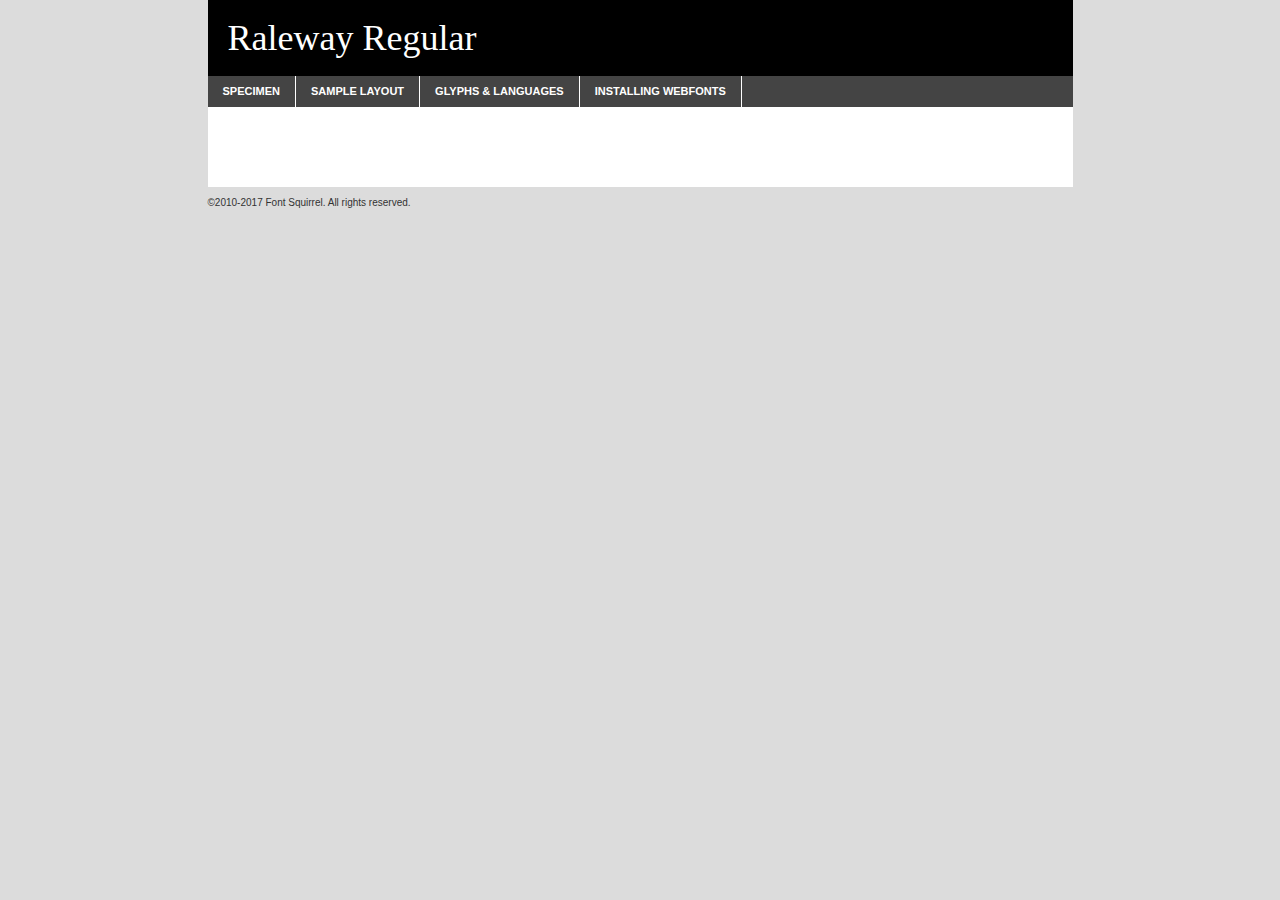
<file: fonts/raleway-regular-demo.html>
<!DOCTYPE html PUBLIC "-//W3C//DTD XHTML 1.0 Transitional//EN"
	"http://www.w3.org/TR/xhtml1/DTD/xhtml1-transitional.dtd">

<html xmlns="http://www.w3.org/1999/xhtml" xml:lang="en" lang="en">
<head>
	<meta http-equiv="Content-Type" content="text/html; charset=utf-8" />
	<script src="http://ajax.googleapis.com/ajax/libs/jquery/1.7.2/jquery.min.js" type="text/javascript" charset="utf-8"></script>
	<script type="text/javascript">
	(function($){$.fn.easyTabs=function(option){var param=jQuery.extend({fadeSpeed:"fast",defaultContent:1,activeClass:'active'},option);$(this).each(function(){var thisId="#"+this.id;if(param.defaultContent==''){param.defaultContent=1;}
	if(typeof param.defaultContent=="number")
	{var defaultTab=$(thisId+" .tabs li:eq("+(param.defaultContent-1)+") a").attr('href').substr(1);}else{var defaultTab=param.defaultContent;}
	$(thisId+" .tabs li a").each(function(){var tabToHide=$(this).attr('href').substr(1);$("#"+tabToHide).addClass('easytabs-tab-content');});hideAll();changeContent(defaultTab);function hideAll(){$(thisId+" .easytabs-tab-content").hide();}
	function changeContent(tabId){hideAll();$(thisId+" .tabs li").removeClass(param.activeClass);$(thisId+" .tabs li a[href=#"+tabId+"]").closest('li').addClass(param.activeClass);if(param.fadeSpeed!="none")
	{$(thisId+" #"+tabId).fadeIn(param.fadeSpeed);}else{$(thisId+" #"+tabId).show();}}
	$(thisId+" .tabs li").click(function(){var tabId=$(this).find('a').attr('href').substr(1);changeContent(tabId);return false;});});}})(jQuery);
	</script>
	<link rel="stylesheet" href="specimen_files/specimen_stylesheet.css" type="text/css" charset="utf-8" />
	<link rel="stylesheet" href="stylesheet.css" type="text/css" charset="utf-8" />

	<style type="text/css">
					body{
				font-family: 'ralewayregular';
							}
		</style>

	<title>Raleway Regular Specimen</title>
	
	
	<script type="text/javascript" charset="utf-8">
		$(document).ready(function() {
			$('#container').easyTabs({defaultContent:1});
		});
	</script>
</head>

<body>
<div id="container">
	<div id="header">
		Raleway Regular	</div>
	<ul class="tabs">
		<li><a href="#specimen">Specimen</a></li>
		<li><a href="#layout">Sample Layout</a></li>
				<li><a href="#glyphs">Glyphs &amp; Languages</a></li>
		<li><a href="#installing">Installing Webfonts</a></li>
		
	</ul>
	
	<div id="main_content">

		
			<div id="specimen">
		
				<div class="section">
					<div class="grid12 firstcol">
						<div class="huge">AaBb</div>
					</div>
				</div>
		
				<div class="section">
					<div class="glyph_range">A&#x200B;B&#x200b;C&#x200b;D&#x200b;E&#x200b;F&#x200b;G&#x200b;H&#x200b;I&#x200b;J&#x200b;K&#x200b;L&#x200b;M&#x200b;N&#x200b;O&#x200b;P&#x200b;Q&#x200b;R&#x200b;S&#x200b;T&#x200b;U&#x200b;V&#x200b;W&#x200b;X&#x200b;Y&#x200b;Z&#x200b;a&#x200b;b&#x200b;c&#x200b;d&#x200b;e&#x200b;f&#x200b;g&#x200b;h&#x200b;i&#x200b;j&#x200b;k&#x200b;l&#x200b;m&#x200b;n&#x200b;o&#x200b;p&#x200b;q&#x200b;r&#x200b;s&#x200b;t&#x200b;u&#x200b;v&#x200b;w&#x200b;x&#x200b;y&#x200b;z&#x200b;1&#x200b;2&#x200b;3&#x200b;4&#x200b;5&#x200b;6&#x200b;7&#x200b;8&#x200b;9&#x200b;0&#x200b;&amp;&#x200b;.&#x200b;,&#x200b;?&#x200b;!&#x200b;&#64;&#x200b;(&#x200b;)&#x200b;#&#x200b;$&#x200b;%&#x200b;*&#x200b;+&#x200b;-&#x200b;=&#x200b;:&#x200b;;</div>
				</div>
				<div class="section">
					<div class="grid12 firstcol">
						<table class="sample_table">
							<tr><td>10</td><td class="size10">abcdefghijklmnopqrstuvwxyzABCDEFGHIJKLMNOPQRSTUVWXYZ0123456789abcdefghijklmnopqrstuvwxyzABCDEFGHIJKLMNOPQRSTUVWXYZ0123456789abcdefghijklmnopqrstuvwxyzABCDEFGHIJKLMNOPQRSTUVWXYZ</td></tr>
							<tr><td>11</td><td class="size11">abcdefghijklmnopqrstuvwxyzABCDEFGHIJKLMNOPQRSTUVWXYZ0123456789abcdefghijklmnopqrstuvwxyzABCDEFGHIJKLMNOPQRSTUVWXYZ0123456789abcdefghijklmnopqrstuvwxyzABCDEFGHIJKLMNOPQRSTUVWXYZ</td></tr>
							<tr><td>12</td><td class="size12">abcdefghijklmnopqrstuvwxyzABCDEFGHIJKLMNOPQRSTUVWXYZ0123456789abcdefghijklmnopqrstuvwxyzABCDEFGHIJKLMNOPQRSTUVWXYZ0123456789abcdefghijklmnopqrstuvwxyzABCDEFGHIJKLMNOPQRSTUVWXYZ</td></tr>
							<tr><td>13</td><td class="size13">abcdefghijklmnopqrstuvwxyzABCDEFGHIJKLMNOPQRSTUVWXYZ0123456789abcdefghijklmnopqrstuvwxyzABCDEFGHIJKLMNOPQRSTUVWXYZ0123456789abcdefghijklmnopqrstuvwxyzABCDEFGHIJKLMNOPQRSTUVWXYZ</td></tr>
							<tr><td>14</td><td class="size14">abcdefghijklmnopqrstuvwxyzABCDEFGHIJKLMNOPQRSTUVWXYZ0123456789abcdefghijklmnopqrstuvwxyzABCDEFGHIJKLMNOPQRSTUVWXYZ0123456789abcdefghijklmnopqrstuvwxyzABCDEFGHIJKLMNOPQRSTUVWXYZ</td></tr>
							<tr><td>16</td><td class="size16">abcdefghijklmnopqrstuvwxyzABCDEFGHIJKLMNOPQRSTUVWXYZ0123456789abcdefghijklmnopqrstuvwxyzABCDEFGHIJKLMNOPQRSTUVWXYZ</td></tr>
							<tr><td>18</td><td class="size18">abcdefghijklmnopqrstuvwxyzABCDEFGHIJKLMNOPQRSTUVWXYZ0123456789abcdefghijklmnopqrstuvwxyzABCDEFGHIJKLMNOPQRSTUVWXYZ</td></tr>
							<tr><td>20</td><td class="size20">abcdefghijklmnopqrstuvwxyzABCDEFGHIJKLMNOPQRSTUVWXYZ0123456789abcdefghijklmnopqrstuvwxyzABCDEFGHIJKLMNOPQRSTUVWXYZ</td></tr>
							<tr><td>24</td><td class="size24">abcdefghijklmnopqrstuvwxyzABCDEFGHIJKLMNOPQRSTUVWXYZ0123456789abcdefghijklmnopqrstuvwxyzABCDEFGHIJKLMNOPQRSTUVWXYZ</td></tr>
							<tr><td>30</td><td class="size30">abcdefghijklmnopqrstuvwxyzABCDEFGHIJKLMNOPQRSTUVWXYZ0123456789abcdefghijklmnopqrstuvwxyzABCDEFGHIJKLMNOPQRSTUVWXYZ</td></tr>
							<tr><td>36</td><td class="size36">abcdefghijklmnopqrstuvwxyzABCDEFGHIJKLMNOPQRSTUVWXYZ0123456789abcdefghijklmnopqrstuvwxyzABCDEFGHIJKLMNOPQRSTUVWXYZ</td></tr>
							<tr><td>48</td><td class="size48">abcdefghijklmnopqrstuvwxyzABCDEFGHIJKLMNOPQRSTUVWXYZ0123456789abcdefghijklmnopqrstuvwxyzABCDEFGHIJKLMNOPQRSTUVWXYZ</td></tr>
							<tr><td>60</td><td class="size60">abcdefghijklmnopqrstuvwxyzABCDEFGHIJKLMNOPQRSTUVWXYZ0123456789abcdefghijklmnopqrstuvwxyzABCDEFGHIJKLMNOPQRSTUVWXYZ</td></tr>
							<tr><td>72</td><td class="size72">abcdefghijklmnopqrstuvwxyzABCDEFGHIJKLMNOPQRSTUVWXYZ0123456789abcdefghijklmnopqrstuvwxyzABCDEFGHIJKLMNOPQRSTUVWXYZ</td></tr>
							<tr><td>90</td><td class="size90">abcdefghijklmnopqrstuvwxyzABCDEFGHIJKLMNOPQRSTUVWXYZ0123456789abcdefghijklmnopqrstuvwxyzABCDEFGHIJKLMNOPQRSTUVWXYZ</td></tr>
						</table>
				
					</div>
			
				</div>
		
		
		
								<div class="section" id="bodycomparison">


										<div id="xheight">
				<div class="fontbody">&#x25FC;&#x25FC;&#x25FC;&#x25FC;&#x25FC;&#x25FC;&#x25FC;&#x25FC;&#x25FC;&#x25FC;&#x25FC;&#x25FC;&#x25FC;&#x25FC;&#x25FC;&#x25FC;&#x25FC;&#x25FC;&#x25FC;&#x25FC;&#x25FC;&#x25FC;&#x25FC;&#x25FC;&#x25FC;&#x25FC;&#x25FC;&#x25FC;&#x25FC;&#x25FC;&#x25FC;&#x25FC;&#x25FC;&#x25FC;&#x25FC;&#x25FC;&#x25FC;&#x25FC;&#x25FC;&#x25FC;&#x25FC;&#x25FC;&#x25FC;&#x25FC;&#x25FC;&#x25FC;&#x25FC;&#x25FC;&#x25FC;&#x25FC;&#x25FC;&#x25FC;&#x25FC;&#x25FC;&#x25FC;&#x25FC;&#x25FC;&#x25FC;&#x25FC;&#x25FC;&#x25FC;&#x25FC;&#x25FC;&#x25FC;&#x25FC;&#x25FC;&#x25FC;&#x25FC;&#x25FC;&#x25FC;&#x25FC;&#x25FC;&#x25FC;&#x25FC;&#x25FC;&#x25FC;&#x25FC;&#x25FC;&#x25FC;&#x25FC;&#x25FC;&#x25FC;&#x25FC;&#x25FC;&#x25FC;&#x25FC;&#x25FC;&#x25FC;&#x25FC;&#x25FC;&#x25FC;&#x25FC;&#x25FC;&#x25FC;&#x25FC;&#x25FC;&#x25FC;&#x25FC;&#x25FC;body</div><div class="arialbody">body</div><div class="verdanabody">body</div><div class="georgiabody">body</div></div>
										<div class="fontbody" style="z-index:1">
											body<span>Raleway Regular</span>
										</div>
										<div class="arialbody" style="z-index:1">
											body<span>Arial</span>
										</div>
										<div class="verdanabody" style="z-index:1">
											body<span>Verdana</span>
										</div>
										<div class="georgiabody" style="z-index:1">
											body<span>Georgia</span>
										</div>



								</div>
		
		
				<div class="section psample psample_row1" id="">
					
					<div class="grid2 firstcol">
						<p class="size10"><span>10.</span>Aenean lacinia bibendum nulla sed consectetur. Fusce dapibus, tellus ac cursus commodo, tortor mauris condimentum nibh, ut fermentum massa justo sit amet risus. Nullam id dolor id nibh ultricies vehicula ut id elit. Cum sociis natoque penatibus et magnis dis parturient montes, nascetur ridiculus mus. Nulla vitae elit libero, a pharetra augue.</p>
			
					</div>
					<div class="grid3">
						<p class="size11"><span>11.</span>Aenean lacinia bibendum nulla sed consectetur. Fusce dapibus, tellus ac cursus commodo, tortor mauris condimentum nibh, ut fermentum massa justo sit amet risus. Nullam id dolor id nibh ultricies vehicula ut id elit. Cum sociis natoque penatibus et magnis dis parturient montes, nascetur ridiculus mus. Nulla vitae elit libero, a pharetra augue.</p>
			
					</div>
					<div class="grid3">
						<p class="size12"><span>12.</span>Aenean lacinia bibendum nulla sed consectetur. Fusce dapibus, tellus ac cursus commodo, tortor mauris condimentum nibh, ut fermentum massa justo sit amet risus. Nullam id dolor id nibh ultricies vehicula ut id elit. Cum sociis natoque penatibus et magnis dis parturient montes, nascetur ridiculus mus. Nulla vitae elit libero, a pharetra augue.</p>
			
					</div>
					<div class="grid4">
						<p class="size13"><span>13.</span>Aenean lacinia bibendum nulla sed consectetur. Fusce dapibus, tellus ac cursus commodo, tortor mauris condimentum nibh, ut fermentum massa justo sit amet risus. Nullam id dolor id nibh ultricies vehicula ut id elit. Cum sociis natoque penatibus et magnis dis parturient montes, nascetur ridiculus mus. Nulla vitae elit libero, a pharetra augue.</p>
			
					</div>
					<div class="white_blend"></div>
					
				</div>
				<div class="section psample psample_row2" id="">
					<div class="grid3 firstcol">
						<p class="size14"><span>14.</span>Aenean lacinia bibendum nulla sed consectetur. Fusce dapibus, tellus ac cursus commodo, tortor mauris condimentum nibh, ut fermentum massa justo sit amet risus. Nullam id dolor id nibh ultricies vehicula ut id elit. Cum sociis natoque penatibus et magnis dis parturient montes, nascetur ridiculus mus. Nulla vitae elit libero, a pharetra augue.</p>
			
					</div>
					<div class="grid4">
						<p class="size16"><span>16.</span>Aenean lacinia bibendum nulla sed consectetur. Fusce dapibus, tellus ac cursus commodo, tortor mauris condimentum nibh, ut fermentum massa justo sit amet risus. Nullam id dolor id nibh ultricies vehicula ut id elit. Cum sociis natoque penatibus et magnis dis parturient montes, nascetur ridiculus mus. Nulla vitae elit libero, a pharetra augue.</p>
			
					</div>
					<div class="grid5">
						<p class="size18"><span>18.</span>Aenean lacinia bibendum nulla sed consectetur. Fusce dapibus, tellus ac cursus commodo, tortor mauris condimentum nibh, ut fermentum massa justo sit amet risus. Nullam id dolor id nibh ultricies vehicula ut id elit. Cum sociis natoque penatibus et magnis dis parturient montes, nascetur ridiculus mus. Nulla vitae elit libero, a pharetra augue.</p>
			
					</div>

					<div class="white_blend"></div>

				</div>
				
				<div class="section psample psample_row3" id="">
					<div class="grid5 firstcol">
						<p class="size20"><span>20.</span>Aenean lacinia bibendum nulla sed consectetur. Fusce dapibus, tellus ac cursus commodo, tortor mauris condimentum nibh, ut fermentum massa justo sit amet risus. Nullam id dolor id nibh ultricies vehicula ut id elit. Cum sociis natoque penatibus et magnis dis parturient montes, nascetur ridiculus mus. Nulla vitae elit libero, a pharetra augue.</p>
					</div>
					<div class="grid7">
						<p class="size24"><span>24.</span>Aenean lacinia bibendum nulla sed consectetur. Fusce dapibus, tellus ac cursus commodo, tortor mauris condimentum nibh, ut fermentum massa justo sit amet risus. Nullam id dolor id nibh ultricies vehicula ut id elit. Cum sociis natoque penatibus et magnis dis parturient montes, nascetur ridiculus mus. Nulla vitae elit libero, a pharetra augue.</p>
					</div>
					
					<div class="white_blend"></div>
					
				</div>
				
				<div class="section psample psample_row4" id="">
					<div class="grid12 firstcol">
						<p class="size30"><span>30.</span>Aenean lacinia bibendum nulla sed consectetur. Fusce dapibus, tellus ac cursus commodo, tortor mauris condimentum nibh, ut fermentum massa justo sit amet risus. Nullam id dolor id nibh ultricies vehicula ut id elit. Cum sociis natoque penatibus et magnis dis parturient montes, nascetur ridiculus mus. Nulla vitae elit libero, a pharetra augue.</p>
					</div>
					<div class="white_blend"></div>
					
				</div>
				
				
				
				<div class="section psample psample_row1 fullreverse">
					<div class="grid2 firstcol">
						<p class="size10"><span>10.</span>Aenean lacinia bibendum nulla sed consectetur. Fusce dapibus, tellus ac cursus commodo, tortor mauris condimentum nibh, ut fermentum massa justo sit amet risus. Nullam id dolor id nibh ultricies vehicula ut id elit. Cum sociis natoque penatibus et magnis dis parturient montes, nascetur ridiculus mus. Nulla vitae elit libero, a pharetra augue.</p>
			
					</div>
					<div class="grid3">
						<p class="size11"><span>11.</span>Aenean lacinia bibendum nulla sed consectetur. Fusce dapibus, tellus ac cursus commodo, tortor mauris condimentum nibh, ut fermentum massa justo sit amet risus. Nullam id dolor id nibh ultricies vehicula ut id elit. Cum sociis natoque penatibus et magnis dis parturient montes, nascetur ridiculus mus. Nulla vitae elit libero, a pharetra augue.</p>
			
					</div>
					<div class="grid3">
						<p class="size12"><span>12.</span>Aenean lacinia bibendum nulla sed consectetur. Fusce dapibus, tellus ac cursus commodo, tortor mauris condimentum nibh, ut fermentum massa justo sit amet risus. Nullam id dolor id nibh ultricies vehicula ut id elit. Cum sociis natoque penatibus et magnis dis parturient montes, nascetur ridiculus mus. Nulla vitae elit libero, a pharetra augue.</p>
			
					</div>
					<div class="grid4">
						<p class="size13"><span>13.</span>Aenean lacinia bibendum nulla sed consectetur. Fusce dapibus, tellus ac cursus commodo, tortor mauris condimentum nibh, ut fermentum massa justo sit amet risus. Nullam id dolor id nibh ultricies vehicula ut id elit. Cum sociis natoque penatibus et magnis dis parturient montes, nascetur ridiculus mus. Nulla vitae elit libero, a pharetra augue.</p>
			
					</div>
					<div class="black_blend"></div>
					
				</div>
				
				<div class="section psample psample_row2 fullreverse">
					<div class="grid3 firstcol">
						<p class="size14"><span>14.</span>Aenean lacinia bibendum nulla sed consectetur. Fusce dapibus, tellus ac cursus commodo, tortor mauris condimentum nibh, ut fermentum massa justo sit amet risus. Nullam id dolor id nibh ultricies vehicula ut id elit. Cum sociis natoque penatibus et magnis dis parturient montes, nascetur ridiculus mus. Nulla vitae elit libero, a pharetra augue.</p>
			
					</div>
					<div class="grid4">
						<p class="size16"><span>16.</span>Aenean lacinia bibendum nulla sed consectetur. Fusce dapibus, tellus ac cursus commodo, tortor mauris condimentum nibh, ut fermentum massa justo sit amet risus. Nullam id dolor id nibh ultricies vehicula ut id elit. Cum sociis natoque penatibus et magnis dis parturient montes, nascetur ridiculus mus. Nulla vitae elit libero, a pharetra augue.</p>
			
					</div>
					<div class="grid5">
						<p class="size18"><span>18.</span>Aenean lacinia bibendum nulla sed consectetur. Fusce dapibus, tellus ac cursus commodo, tortor mauris condimentum nibh, ut fermentum massa justo sit amet risus. Nullam id dolor id nibh ultricies vehicula ut id elit. Cum sociis natoque penatibus et magnis dis parturient montes, nascetur ridiculus mus. Nulla vitae elit libero, a pharetra augue.</p>
			
					</div>
					<div class="black_blend"></div>

				</div>
				
				<div class="section psample fullreverse psample_row3" id="">
					<div class="grid5 firstcol">
						<p class="size20"><span>20.</span>Aenean lacinia bibendum nulla sed consectetur. Fusce dapibus, tellus ac cursus commodo, tortor mauris condimentum nibh, ut fermentum massa justo sit amet risus. Nullam id dolor id nibh ultricies vehicula ut id elit. Cum sociis natoque penatibus et magnis dis parturient montes, nascetur ridiculus mus. Nulla vitae elit libero, a pharetra augue.</p>
					</div>
					<div class="grid7">
						<p class="size24"><span>24.</span>Aenean lacinia bibendum nulla sed consectetur. Fusce dapibus, tellus ac cursus commodo, tortor mauris condimentum nibh, ut fermentum massa justo sit amet risus. Nullam id dolor id nibh ultricies vehicula ut id elit. Cum sociis natoque penatibus et magnis dis parturient montes, nascetur ridiculus mus. Nulla vitae elit libero, a pharetra augue.</p>
					</div>
					
					<div class="black_blend"></div>
					
				</div>
				
				<div class="section psample fullreverse psample_row4" id="" style="border-bottom: 20px #000 solid;">
					<div class="grid12 firstcol">
						<p class="size30"><span>30.</span>Aenean lacinia bibendum nulla sed consectetur. Fusce dapibus, tellus ac cursus commodo, tortor mauris condimentum nibh, ut fermentum massa justo sit amet risus. Nullam id dolor id nibh ultricies vehicula ut id elit. Cum sociis natoque penatibus et magnis dis parturient montes, nascetur ridiculus mus. Nulla vitae elit libero, a pharetra augue.</p>
					</div>
					<div class="black_blend"></div>
					
				</div>
				
				
				
				
			</div>
			
			<div id="layout">
				
				<div class="section">
					
					<div class="grid12 firstcol">
						<h1>Lorem Ipsum Dolor</h1>
						<h2>Etiam porta sem malesuada magna mollis euismod</h2>
						
						<p class="byline">By <a href="#link">Aenean Lacinia</a></p>
					</div>
				</div>
				<div class="section">
					<div class="grid8 firstcol">
						<p class="large">Donec sed odio dui. Morbi leo risus, porta ac consectetur ac, vestibulum at eros. Fusce dapibus, tellus ac cursus commodo, tortor mauris condimentum nibh, ut fermentum massa justo sit amet risus. </p>

						
						<h3>Pellentesque ornare sem</h3>

						<p>Maecenas sed diam eget risus varius blandit sit amet non magna. Maecenas faucibus mollis interdum. Donec ullamcorper nulla non metus auctor fringilla. Nullam id dolor id nibh ultricies vehicula ut id elit. Nullam id dolor id nibh ultricies vehicula ut id elit. </p>

						<p>Aenean eu leo quam. Pellentesque ornare sem lacinia quam venenatis vestibulum. Lorem ipsum dolor sit amet, consectetur adipiscing elit. Cum sociis natoque penatibus et magnis dis parturient montes, nascetur ridiculus mus. </p>

						<p>Nulla vitae elit libero, a pharetra augue. Praesent commodo cursus magna, vel scelerisque nisl consectetur et. Aenean lacinia bibendum nulla sed consectetur. </p>

						<p>Nullam quis risus eget urna mollis ornare vel eu leo. Nullam quis risus eget urna mollis ornare vel eu leo. Maecenas sed diam eget risus varius blandit sit amet non magna. Donec ullamcorper nulla non metus auctor fringilla. </p>

						<h3>Cras mattis consectetur</h3>

						<p>Aenean eu leo quam. Pellentesque ornare sem lacinia quam venenatis vestibulum. Aenean lacinia bibendum nulla sed consectetur. Integer posuere erat a ante venenatis dapibus posuere velit aliquet. Cras mattis consectetur purus sit amet fermentum. </p>

						<p>Nullam id dolor id nibh ultricies vehicula ut id elit. Nullam quis risus eget urna mollis ornare vel eu leo. Cras mattis consectetur purus sit amet fermentum.</p>
					</div>
					
					<div class="grid4 sidebar">
						
						<div class="box reverse">
							<p class="last">Nullam quis risus eget urna mollis ornare vel eu leo. Donec ullamcorper nulla non metus auctor fringilla. Cras mattis consectetur purus sit amet fermentum. Sed posuere consectetur est at lobortis. Lorem ipsum dolor sit amet, consectetur adipiscing elit. </p>
						</div>
						
						<p class="caption">Maecenas sed diam eget risus varius.</p>

						<p>Vestibulum id ligula porta felis euismod semper. Integer posuere erat a ante venenatis dapibus posuere velit aliquet. Vestibulum id ligula porta felis euismod semper. Sed posuere consectetur est at lobortis. Maecenas sed diam eget risus varius blandit sit amet non magna. Fusce dapibus, tellus ac cursus commodo, tortor mauris condimentum nibh, ut fermentum massa justo sit amet risus. </p>

					

						<p>Duis mollis, est non commodo luctus, nisi erat porttitor ligula, eget lacinia odio sem nec elit. Aenean lacinia bibendum nulla sed consectetur. Vivamus sagittis lacus vel augue laoreet rutrum faucibus dolor auctor. Aenean lacinia bibendum nulla sed consectetur. Nullam quis risus eget urna mollis ornare vel eu leo. </p>

						<p>Praesent commodo cursus magna, vel scelerisque nisl consectetur et. Donec ullamcorper nulla non metus auctor fringilla. Maecenas faucibus mollis interdum. Fusce dapibus, tellus ac cursus commodo, tortor mauris condimentum nibh, ut fermentum massa justo sit amet risus. </p>

					</div>
				</div>
				
			</div>


			



		<div id="glyphs">
			<div class="section">
				<div class="grid12 firstcol">
			
				<h1>Language Support</h1>
				<p>The subset of Raleway Regular in this kit supports the following languages:<br />
			
					Albanian, Basque, Breton, Chamorro, Danish, Dutch, English, Faroese, Finnish, French, Frisian, Galician, German, Icelandic, Italian, Malagasy, Norwegian, Portuguese, Spanish, Alsatian, Aragonese, Arapaho, Arrernte, Asturian, Aymara, Bislama, Cebuano, Corsican, Fijian, French_creole, Genoese, Gilbertese, Greenlandic, Haitian_creole, Hiligaynon, Hmong, Hopi, Ibanag, Iloko_ilokano, Indonesian, Interglossa_glosa, Interlingua, Irish_gaelic, Jerriais, Lojban, Lombard, Luxembourgeois, Manx, Mohawk, Norfolk_pitcairnese, Occitan, Oromo, Pangasinan, Papiamento, Piedmontese, Potawatomi, Rhaeto-romance, Romansh, Rotokas, Sami_lule, Samoan, Sardinian, Scots_gaelic, Seychelles_creole, Shona, Sicilian, Somali, Southern_ndebele, Swahili, Swati_swazi, Tagalog_filipino_pilipino, Tetum, Tok_pisin, Uyghur_latinized, Volapuk, Walloon, Warlpiri, Xhosa, Yapese, Zulu, Latinbasic, Ubasic, Demo				</p>
				<h1>Glyph Chart</h1>
				<p>The subset of Raleway Regular in this kit includes all the glyphs listed below. Unicode entities are included above each glyph to help you insert individual characters into your layout.</p>
				<div id="glyph_chart">
			
																				 <div><p>&amp;#13;</p>&#13;</div>
																				 <div><p>&amp;#32;</p>&#32;</div>
																				 <div><p>&amp;#33;</p>&#33;</div>
																				 <div><p>&amp;#34;</p>&#34;</div>
																				 <div><p>&amp;#35;</p>&#35;</div>
																				 <div><p>&amp;#36;</p>&#36;</div>
																				 <div><p>&amp;#37;</p>&#37;</div>
																				 <div><p>&amp;#38;</p>&#38;</div>
																				 <div><p>&amp;#39;</p>&#39;</div>
																				 <div><p>&amp;#40;</p>&#40;</div>
																				 <div><p>&amp;#41;</p>&#41;</div>
																				 <div><p>&amp;#42;</p>&#42;</div>
																				 <div><p>&amp;#43;</p>&#43;</div>
																				 <div><p>&amp;#44;</p>&#44;</div>
																				 <div><p>&amp;#45;</p>&#45;</div>
																				 <div><p>&amp;#46;</p>&#46;</div>
																				 <div><p>&amp;#47;</p>&#47;</div>
																				 <div><p>&amp;#48;</p>&#48;</div>
																				 <div><p>&amp;#49;</p>&#49;</div>
																				 <div><p>&amp;#50;</p>&#50;</div>
																				 <div><p>&amp;#51;</p>&#51;</div>
																				 <div><p>&amp;#52;</p>&#52;</div>
																				 <div><p>&amp;#53;</p>&#53;</div>
																				 <div><p>&amp;#54;</p>&#54;</div>
																				 <div><p>&amp;#55;</p>&#55;</div>
																				 <div><p>&amp;#56;</p>&#56;</div>
																				 <div><p>&amp;#57;</p>&#57;</div>
																				 <div><p>&amp;#58;</p>&#58;</div>
																				 <div><p>&amp;#59;</p>&#59;</div>
																				 <div><p>&amp;#60;</p>&#60;</div>
																				 <div><p>&amp;#61;</p>&#61;</div>
																				 <div><p>&amp;#62;</p>&#62;</div>
																				 <div><p>&amp;#63;</p>&#63;</div>
																				 <div><p>&amp;#64;</p>&#64;</div>
																				 <div><p>&amp;#65;</p>&#65;</div>
																				 <div><p>&amp;#66;</p>&#66;</div>
																				 <div><p>&amp;#67;</p>&#67;</div>
																				 <div><p>&amp;#68;</p>&#68;</div>
																				 <div><p>&amp;#69;</p>&#69;</div>
																				 <div><p>&amp;#70;</p>&#70;</div>
																				 <div><p>&amp;#71;</p>&#71;</div>
																				 <div><p>&amp;#72;</p>&#72;</div>
																				 <div><p>&amp;#73;</p>&#73;</div>
																				 <div><p>&amp;#74;</p>&#74;</div>
																				 <div><p>&amp;#75;</p>&#75;</div>
																				 <div><p>&amp;#76;</p>&#76;</div>
																				 <div><p>&amp;#77;</p>&#77;</div>
																				 <div><p>&amp;#78;</p>&#78;</div>
																				 <div><p>&amp;#79;</p>&#79;</div>
																				 <div><p>&amp;#80;</p>&#80;</div>
																				 <div><p>&amp;#81;</p>&#81;</div>
																				 <div><p>&amp;#82;</p>&#82;</div>
																				 <div><p>&amp;#83;</p>&#83;</div>
																				 <div><p>&amp;#84;</p>&#84;</div>
																				 <div><p>&amp;#85;</p>&#85;</div>
																				 <div><p>&amp;#86;</p>&#86;</div>
																				 <div><p>&amp;#87;</p>&#87;</div>
																				 <div><p>&amp;#88;</p>&#88;</div>
																				 <div><p>&amp;#89;</p>&#89;</div>
																				 <div><p>&amp;#90;</p>&#90;</div>
																				 <div><p>&amp;#91;</p>&#91;</div>
																				 <div><p>&amp;#92;</p>&#92;</div>
																				 <div><p>&amp;#93;</p>&#93;</div>
																				 <div><p>&amp;#94;</p>&#94;</div>
																				 <div><p>&amp;#95;</p>&#95;</div>
																				 <div><p>&amp;#96;</p>&#96;</div>
																				 <div><p>&amp;#97;</p>&#97;</div>
																				 <div><p>&amp;#98;</p>&#98;</div>
																				 <div><p>&amp;#99;</p>&#99;</div>
																				 <div><p>&amp;#100;</p>&#100;</div>
																				 <div><p>&amp;#101;</p>&#101;</div>
																				 <div><p>&amp;#102;</p>&#102;</div>
																				 <div><p>&amp;#103;</p>&#103;</div>
																				 <div><p>&amp;#104;</p>&#104;</div>
																				 <div><p>&amp;#105;</p>&#105;</div>
																				 <div><p>&amp;#106;</p>&#106;</div>
																				 <div><p>&amp;#107;</p>&#107;</div>
																				 <div><p>&amp;#108;</p>&#108;</div>
																				 <div><p>&amp;#109;</p>&#109;</div>
																				 <div><p>&amp;#110;</p>&#110;</div>
																				 <div><p>&amp;#111;</p>&#111;</div>
																				 <div><p>&amp;#112;</p>&#112;</div>
																				 <div><p>&amp;#113;</p>&#113;</div>
																				 <div><p>&amp;#114;</p>&#114;</div>
																				 <div><p>&amp;#115;</p>&#115;</div>
																				 <div><p>&amp;#116;</p>&#116;</div>
																				 <div><p>&amp;#117;</p>&#117;</div>
																				 <div><p>&amp;#118;</p>&#118;</div>
																				 <div><p>&amp;#119;</p>&#119;</div>
																				 <div><p>&amp;#120;</p>&#120;</div>
																				 <div><p>&amp;#121;</p>&#121;</div>
																				 <div><p>&amp;#122;</p>&#122;</div>
																				 <div><p>&amp;#123;</p>&#123;</div>
																				 <div><p>&amp;#124;</p>&#124;</div>
																				 <div><p>&amp;#125;</p>&#125;</div>
																				 <div><p>&amp;#126;</p>&#126;</div>
																				 <div><p>&amp;#160;</p>&#160;</div>
																				 <div><p>&amp;#161;</p>&#161;</div>
																				 <div><p>&amp;#162;</p>&#162;</div>
																				 <div><p>&amp;#163;</p>&#163;</div>
																				 <div><p>&amp;#164;</p>&#164;</div>
																				 <div><p>&amp;#165;</p>&#165;</div>
																				 <div><p>&amp;#166;</p>&#166;</div>
																				 <div><p>&amp;#167;</p>&#167;</div>
																				 <div><p>&amp;#168;</p>&#168;</div>
																				 <div><p>&amp;#169;</p>&#169;</div>
																				 <div><p>&amp;#170;</p>&#170;</div>
																				 <div><p>&amp;#171;</p>&#171;</div>
																				 <div><p>&amp;#172;</p>&#172;</div>
																				 <div><p>&amp;#173;</p>&#173;</div>
																				 <div><p>&amp;#174;</p>&#174;</div>
																				 <div><p>&amp;#175;</p>&#175;</div>
																				 <div><p>&amp;#176;</p>&#176;</div>
																				 <div><p>&amp;#177;</p>&#177;</div>
																				 <div><p>&amp;#178;</p>&#178;</div>
																				 <div><p>&amp;#179;</p>&#179;</div>
																				 <div><p>&amp;#180;</p>&#180;</div>
																				 <div><p>&amp;#181;</p>&#181;</div>
																				 <div><p>&amp;#182;</p>&#182;</div>
																				 <div><p>&amp;#183;</p>&#183;</div>
																				 <div><p>&amp;#184;</p>&#184;</div>
																				 <div><p>&amp;#185;</p>&#185;</div>
																				 <div><p>&amp;#186;</p>&#186;</div>
																				 <div><p>&amp;#187;</p>&#187;</div>
																				 <div><p>&amp;#188;</p>&#188;</div>
																				 <div><p>&amp;#189;</p>&#189;</div>
																				 <div><p>&amp;#190;</p>&#190;</div>
																				 <div><p>&amp;#191;</p>&#191;</div>
																				 <div><p>&amp;#192;</p>&#192;</div>
																				 <div><p>&amp;#193;</p>&#193;</div>
																				 <div><p>&amp;#194;</p>&#194;</div>
																				 <div><p>&amp;#195;</p>&#195;</div>
																				 <div><p>&amp;#196;</p>&#196;</div>
																				 <div><p>&amp;#197;</p>&#197;</div>
																				 <div><p>&amp;#198;</p>&#198;</div>
																				 <div><p>&amp;#199;</p>&#199;</div>
																				 <div><p>&amp;#200;</p>&#200;</div>
																				 <div><p>&amp;#201;</p>&#201;</div>
																				 <div><p>&amp;#202;</p>&#202;</div>
																				 <div><p>&amp;#203;</p>&#203;</div>
																				 <div><p>&amp;#204;</p>&#204;</div>
																				 <div><p>&amp;#205;</p>&#205;</div>
																				 <div><p>&amp;#206;</p>&#206;</div>
																				 <div><p>&amp;#207;</p>&#207;</div>
																				 <div><p>&amp;#208;</p>&#208;</div>
																				 <div><p>&amp;#209;</p>&#209;</div>
																				 <div><p>&amp;#210;</p>&#210;</div>
																				 <div><p>&amp;#211;</p>&#211;</div>
																				 <div><p>&amp;#212;</p>&#212;</div>
																				 <div><p>&amp;#213;</p>&#213;</div>
																				 <div><p>&amp;#214;</p>&#214;</div>
																				 <div><p>&amp;#215;</p>&#215;</div>
																				 <div><p>&amp;#216;</p>&#216;</div>
																				 <div><p>&amp;#217;</p>&#217;</div>
																				 <div><p>&amp;#218;</p>&#218;</div>
																				 <div><p>&amp;#219;</p>&#219;</div>
																				 <div><p>&amp;#220;</p>&#220;</div>
																				 <div><p>&amp;#221;</p>&#221;</div>
																				 <div><p>&amp;#222;</p>&#222;</div>
																				 <div><p>&amp;#223;</p>&#223;</div>
																				 <div><p>&amp;#224;</p>&#224;</div>
																				 <div><p>&amp;#225;</p>&#225;</div>
																				 <div><p>&amp;#226;</p>&#226;</div>
																				 <div><p>&amp;#227;</p>&#227;</div>
																				 <div><p>&amp;#228;</p>&#228;</div>
																				 <div><p>&amp;#229;</p>&#229;</div>
																				 <div><p>&amp;#230;</p>&#230;</div>
																				 <div><p>&amp;#231;</p>&#231;</div>
																				 <div><p>&amp;#232;</p>&#232;</div>
																				 <div><p>&amp;#233;</p>&#233;</div>
																				 <div><p>&amp;#234;</p>&#234;</div>
																				 <div><p>&amp;#235;</p>&#235;</div>
																				 <div><p>&amp;#236;</p>&#236;</div>
																				 <div><p>&amp;#237;</p>&#237;</div>
																				 <div><p>&amp;#238;</p>&#238;</div>
																				 <div><p>&amp;#239;</p>&#239;</div>
																				 <div><p>&amp;#240;</p>&#240;</div>
																				 <div><p>&amp;#241;</p>&#241;</div>
																				 <div><p>&amp;#242;</p>&#242;</div>
																				 <div><p>&amp;#243;</p>&#243;</div>
																				 <div><p>&amp;#244;</p>&#244;</div>
																				 <div><p>&amp;#245;</p>&#245;</div>
																				 <div><p>&amp;#246;</p>&#246;</div>
																				 <div><p>&amp;#247;</p>&#247;</div>
																				 <div><p>&amp;#248;</p>&#248;</div>
																				 <div><p>&amp;#249;</p>&#249;</div>
																				 <div><p>&amp;#250;</p>&#250;</div>
																				 <div><p>&amp;#251;</p>&#251;</div>
																				 <div><p>&amp;#252;</p>&#252;</div>
																				 <div><p>&amp;#253;</p>&#253;</div>
																				 <div><p>&amp;#254;</p>&#254;</div>
																				 <div><p>&amp;#255;</p>&#255;</div>
																				 <div><p>&amp;#338;</p>&#338;</div>
																				 <div><p>&amp;#339;</p>&#339;</div>
																				 <div><p>&amp;#376;</p>&#376;</div>
																				 <div><p>&amp;#710;</p>&#710;</div>
																				 <div><p>&amp;#732;</p>&#732;</div>
																				 <div><p>&amp;#8192;</p>&#8192;</div>
																				 <div><p>&amp;#8193;</p>&#8193;</div>
																				 <div><p>&amp;#8194;</p>&#8194;</div>
																				 <div><p>&amp;#8195;</p>&#8195;</div>
																				 <div><p>&amp;#8196;</p>&#8196;</div>
																				 <div><p>&amp;#8197;</p>&#8197;</div>
																				 <div><p>&amp;#8198;</p>&#8198;</div>
																				 <div><p>&amp;#8199;</p>&#8199;</div>
																				 <div><p>&amp;#8200;</p>&#8200;</div>
																				 <div><p>&amp;#8201;</p>&#8201;</div>
																				 <div><p>&amp;#8202;</p>&#8202;</div>
																				 <div><p>&amp;#8208;</p>&#8208;</div>
																				 <div><p>&amp;#8209;</p>&#8209;</div>
																				 <div><p>&amp;#8210;</p>&#8210;</div>
																				 <div><p>&amp;#8211;</p>&#8211;</div>
																				 <div><p>&amp;#8212;</p>&#8212;</div>
																				 <div><p>&amp;#8216;</p>&#8216;</div>
																				 <div><p>&amp;#8217;</p>&#8217;</div>
																				 <div><p>&amp;#8218;</p>&#8218;</div>
																				 <div><p>&amp;#8220;</p>&#8220;</div>
																				 <div><p>&amp;#8221;</p>&#8221;</div>
																				 <div><p>&amp;#8222;</p>&#8222;</div>
																				 <div><p>&amp;#8226;</p>&#8226;</div>
																				 <div><p>&amp;#8230;</p>&#8230;</div>
																				 <div><p>&amp;#8239;</p>&#8239;</div>
																				 <div><p>&amp;#8249;</p>&#8249;</div>
																				 <div><p>&amp;#8250;</p>&#8250;</div>
																				 <div><p>&amp;#8287;</p>&#8287;</div>
																				 <div><p>&amp;#8364;</p>&#8364;</div>
																				 <div><p>&amp;#8482;</p>&#8482;</div>
																				 <div><p>&amp;#9724;</p>&#9724;</div>
																				 <div><p>&amp;#64257;</p>&#64257;</div>
																				 <div><p>&amp;#64258;</p>&#64258;</div>
																				 <div><p>&amp;#64259;</p>&#64259;</div>
																				 <div><p>&amp;#64260;</p>&#64260;</div>
																																						</div>	
				</div>
		
		
			</div>
		</div>
		
		
		<div id="specs">
			
		</div>
	
		<div id="installing">
			<div class="section">
				<div class="grid7 firstcol">
					<h1>Installing Webfonts</h1>
					
					<p>Webfonts are supported by all major browser platforms but not all in the same way. There are currently four different font formats that must be included in order to target all browsers. This includes TTF, WOFF, EOT and SVG.</p>
					
					<h2>1. Upload your webfonts</h2>
					<p>You must upload your webfont kit to your website. They should be in or near the same directory as your CSS files.</p>
					
					<h2>2. Include the webfont stylesheet</h2>
					<p>A special CSS @font-face declaration helps the various browsers select the appropriate font it needs without causing you a bunch of headaches. Learn more about this syntax by reading the <a href="https://www.fontspring.com/blog/further-hardening-of-the-bulletproof-syntax">Fontspring blog post</a> about it. The code for it is as follows:</p>


<code>
@font-face{ 
	font-family: 'MyWebFont';
	src: url('WebFont.eot');
	src: url('WebFont.eot?#iefix') format('embedded-opentype'),
	     url('WebFont.woff') format('woff'),
	     url('WebFont.ttf') format('truetype'),
	     url('WebFont.svg#webfont') format('svg');
}
</code>

	<p>We've already gone ahead and generated the code for you. All you have to do is link to the stylesheet in your HTML, like this:</p>
	<code>&lt;link rel=&quot;stylesheet&quot; href=&quot;stylesheet.css&quot; type=&quot;text/css&quot; charset=&quot;utf-8&quot; /&gt;</code>

					<h2>3. Modify your own stylesheet</h2>
					<p>To take advantage of your new fonts, you must tell your stylesheet to use them. Look at the original @font-face declaration above and find the property called "font-family." The name linked there will be what you use to reference the font. Prepend that webfont name to the font stack in the "font-family" property, inside the selector you want to change. For example:</p>
<code>p { font-family: 'WebFont', Arial, sans-serif; }</code>

<h2>4. Test</h2>
<p>Getting webfonts to work cross-browser <em>can</em> be tricky. Use the information in the sidebar to help you if you find that fonts aren't loading in a particular browser.</p>
				</div>
				
				<div class="grid5 sidebar">
					<div class="box">
						<h2>Troubleshooting<br />Font-Face Problems</h2>
						<p>Having trouble getting your webfonts to load in your new website? Here are some tips to sort out what might be the problem.</p>

						<h3>Fonts not showing in any browser</h3>

						<p>This sounds like you need to work on the plumbing. You either did not upload the fonts to the correct directory, or you did not link the fonts properly in the CSS. If you've confirmed that all this is correct and you still have a problem, take a look at your .htaccess file and see if requests are getting intercepted.</p>

						<h3>Fonts not loading in iPhone or iPad</h3>

						<p>The most common problem here is that you are serving the fonts from an IIS server. IIS refuses to serve files that have unknown MIME types. If that is the case, you must set the MIME type for SVG to "image/svg+xml" in the server settings. Follow these instructions from Microsoft if you need help.</p>

						<h3>Fonts not loading in Firefox</h3>

						<p>The primary reason for this failure? You are still using a version Firefox older than 3.5. So upgrade already! If that isn't it, then you are very likely serving fonts from a different domain. Firefox requires that all font assets be served from the same domain. Lastly it is possible that you need to add WOFF to your list of MIME types (if you are serving via IIS.)</p>

						<h3>Fonts not loading in IE</h3>

						<p>Are you looking at Internet Explorer on an actual Windows machine or are you cheating by using a service like Adobe BrowserLab? Many of these screenshot services do not render @font-face for IE. Best to test it on a real machine.</p>

						<h3>Fonts not loading in IE9</h3>

						<p>IE9, like Firefox, requires that fonts be served from the same domain as the website. Make sure that is the case.</p>
					</div>
				</div>
			</div>
			
		</div>
	
	</div>
	<div id="footer">
		<p>&copy;2010-2017 Font Squirrel. All rights reserved.</p>
	</div>
</div>
</body>
</html>
</file>
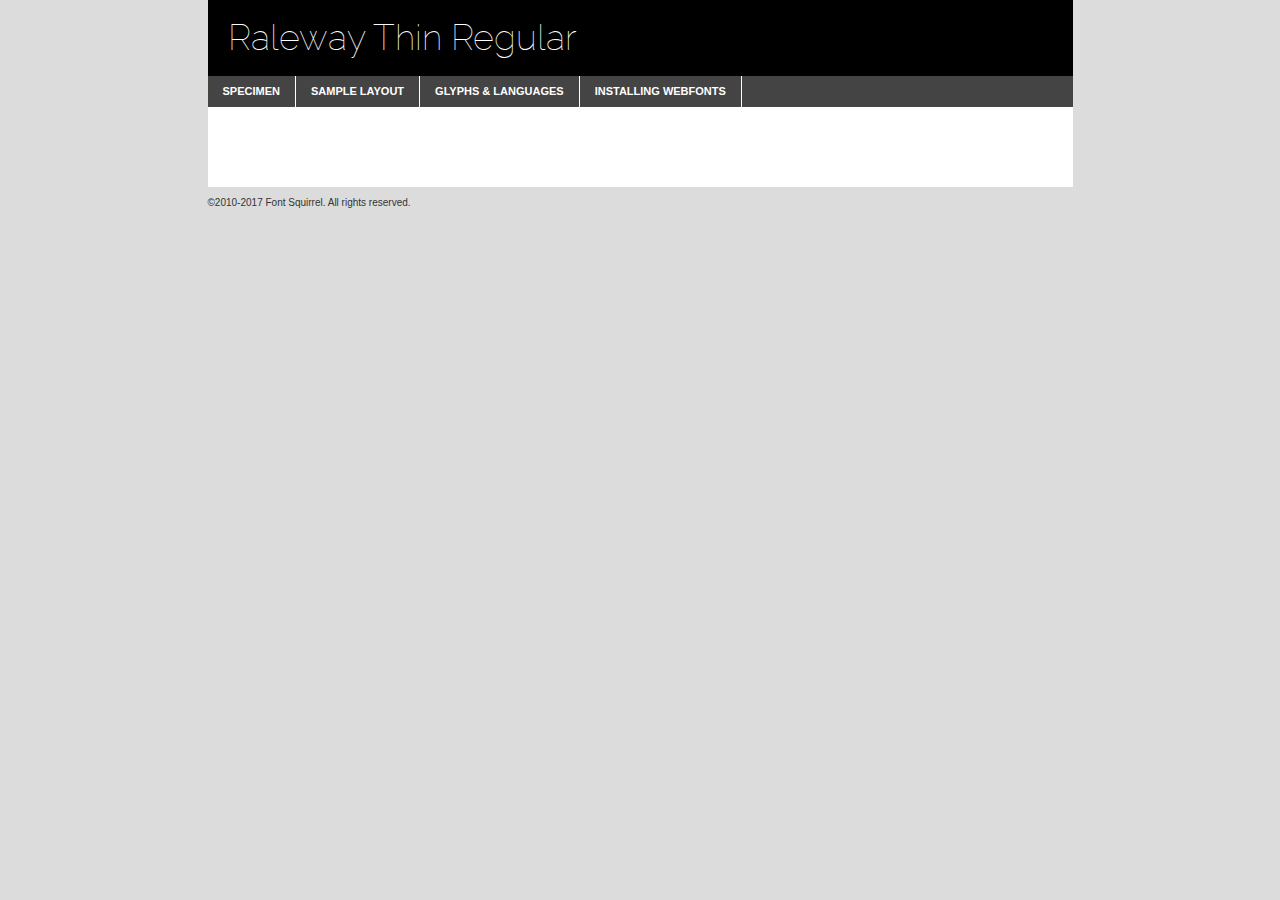
<file: fonts/raleway-thin-demo.html>
<!DOCTYPE html PUBLIC "-//W3C//DTD XHTML 1.0 Transitional//EN"
	"http://www.w3.org/TR/xhtml1/DTD/xhtml1-transitional.dtd">

<html xmlns="http://www.w3.org/1999/xhtml" xml:lang="en" lang="en">
<head>
	<meta http-equiv="Content-Type" content="text/html; charset=utf-8" />
	<script src="http://ajax.googleapis.com/ajax/libs/jquery/1.7.2/jquery.min.js" type="text/javascript" charset="utf-8"></script>
	<script type="text/javascript">
	(function($){$.fn.easyTabs=function(option){var param=jQuery.extend({fadeSpeed:"fast",defaultContent:1,activeClass:'active'},option);$(this).each(function(){var thisId="#"+this.id;if(param.defaultContent==''){param.defaultContent=1;}
	if(typeof param.defaultContent=="number")
	{var defaultTab=$(thisId+" .tabs li:eq("+(param.defaultContent-1)+") a").attr('href').substr(1);}else{var defaultTab=param.defaultContent;}
	$(thisId+" .tabs li a").each(function(){var tabToHide=$(this).attr('href').substr(1);$("#"+tabToHide).addClass('easytabs-tab-content');});hideAll();changeContent(defaultTab);function hideAll(){$(thisId+" .easytabs-tab-content").hide();}
	function changeContent(tabId){hideAll();$(thisId+" .tabs li").removeClass(param.activeClass);$(thisId+" .tabs li a[href=#"+tabId+"]").closest('li').addClass(param.activeClass);if(param.fadeSpeed!="none")
	{$(thisId+" #"+tabId).fadeIn(param.fadeSpeed);}else{$(thisId+" #"+tabId).show();}}
	$(thisId+" .tabs li").click(function(){var tabId=$(this).find('a').attr('href').substr(1);changeContent(tabId);return false;});});}})(jQuery);
	</script>
	<link rel="stylesheet" href="specimen_files/specimen_stylesheet.css" type="text/css" charset="utf-8" />
	<link rel="stylesheet" href="stylesheet.css" type="text/css" charset="utf-8" />

	<style type="text/css">
					body{
				font-family: 'ralewaythin';
							}
		</style>

	<title>Raleway Thin Regular Specimen</title>
	
	
	<script type="text/javascript" charset="utf-8">
		$(document).ready(function() {
			$('#container').easyTabs({defaultContent:1});
		});
	</script>
</head>

<body>
<div id="container">
	<div id="header">
		Raleway Thin Regular	</div>
	<ul class="tabs">
		<li><a href="#specimen">Specimen</a></li>
		<li><a href="#layout">Sample Layout</a></li>
				<li><a href="#glyphs">Glyphs &amp; Languages</a></li>
		<li><a href="#installing">Installing Webfonts</a></li>
		
	</ul>
	
	<div id="main_content">

		
			<div id="specimen">
		
				<div class="section">
					<div class="grid12 firstcol">
						<div class="huge">AaBb</div>
					</div>
				</div>
		
				<div class="section">
					<div class="glyph_range">A&#x200B;B&#x200b;C&#x200b;D&#x200b;E&#x200b;F&#x200b;G&#x200b;H&#x200b;I&#x200b;J&#x200b;K&#x200b;L&#x200b;M&#x200b;N&#x200b;O&#x200b;P&#x200b;Q&#x200b;R&#x200b;S&#x200b;T&#x200b;U&#x200b;V&#x200b;W&#x200b;X&#x200b;Y&#x200b;Z&#x200b;a&#x200b;b&#x200b;c&#x200b;d&#x200b;e&#x200b;f&#x200b;g&#x200b;h&#x200b;i&#x200b;j&#x200b;k&#x200b;l&#x200b;m&#x200b;n&#x200b;o&#x200b;p&#x200b;q&#x200b;r&#x200b;s&#x200b;t&#x200b;u&#x200b;v&#x200b;w&#x200b;x&#x200b;y&#x200b;z&#x200b;1&#x200b;2&#x200b;3&#x200b;4&#x200b;5&#x200b;6&#x200b;7&#x200b;8&#x200b;9&#x200b;0&#x200b;&amp;&#x200b;.&#x200b;,&#x200b;?&#x200b;!&#x200b;&#64;&#x200b;(&#x200b;)&#x200b;#&#x200b;$&#x200b;%&#x200b;*&#x200b;+&#x200b;-&#x200b;=&#x200b;:&#x200b;;</div>
				</div>
				<div class="section">
					<div class="grid12 firstcol">
						<table class="sample_table">
							<tr><td>10</td><td class="size10">abcdefghijklmnopqrstuvwxyzABCDEFGHIJKLMNOPQRSTUVWXYZ0123456789abcdefghijklmnopqrstuvwxyzABCDEFGHIJKLMNOPQRSTUVWXYZ0123456789abcdefghijklmnopqrstuvwxyzABCDEFGHIJKLMNOPQRSTUVWXYZ</td></tr>
							<tr><td>11</td><td class="size11">abcdefghijklmnopqrstuvwxyzABCDEFGHIJKLMNOPQRSTUVWXYZ0123456789abcdefghijklmnopqrstuvwxyzABCDEFGHIJKLMNOPQRSTUVWXYZ0123456789abcdefghijklmnopqrstuvwxyzABCDEFGHIJKLMNOPQRSTUVWXYZ</td></tr>
							<tr><td>12</td><td class="size12">abcdefghijklmnopqrstuvwxyzABCDEFGHIJKLMNOPQRSTUVWXYZ0123456789abcdefghijklmnopqrstuvwxyzABCDEFGHIJKLMNOPQRSTUVWXYZ0123456789abcdefghijklmnopqrstuvwxyzABCDEFGHIJKLMNOPQRSTUVWXYZ</td></tr>
							<tr><td>13</td><td class="size13">abcdefghijklmnopqrstuvwxyzABCDEFGHIJKLMNOPQRSTUVWXYZ0123456789abcdefghijklmnopqrstuvwxyzABCDEFGHIJKLMNOPQRSTUVWXYZ0123456789abcdefghijklmnopqrstuvwxyzABCDEFGHIJKLMNOPQRSTUVWXYZ</td></tr>
							<tr><td>14</td><td class="size14">abcdefghijklmnopqrstuvwxyzABCDEFGHIJKLMNOPQRSTUVWXYZ0123456789abcdefghijklmnopqrstuvwxyzABCDEFGHIJKLMNOPQRSTUVWXYZ0123456789abcdefghijklmnopqrstuvwxyzABCDEFGHIJKLMNOPQRSTUVWXYZ</td></tr>
							<tr><td>16</td><td class="size16">abcdefghijklmnopqrstuvwxyzABCDEFGHIJKLMNOPQRSTUVWXYZ0123456789abcdefghijklmnopqrstuvwxyzABCDEFGHIJKLMNOPQRSTUVWXYZ</td></tr>
							<tr><td>18</td><td class="size18">abcdefghijklmnopqrstuvwxyzABCDEFGHIJKLMNOPQRSTUVWXYZ0123456789abcdefghijklmnopqrstuvwxyzABCDEFGHIJKLMNOPQRSTUVWXYZ</td></tr>
							<tr><td>20</td><td class="size20">abcdefghijklmnopqrstuvwxyzABCDEFGHIJKLMNOPQRSTUVWXYZ0123456789abcdefghijklmnopqrstuvwxyzABCDEFGHIJKLMNOPQRSTUVWXYZ</td></tr>
							<tr><td>24</td><td class="size24">abcdefghijklmnopqrstuvwxyzABCDEFGHIJKLMNOPQRSTUVWXYZ0123456789abcdefghijklmnopqrstuvwxyzABCDEFGHIJKLMNOPQRSTUVWXYZ</td></tr>
							<tr><td>30</td><td class="size30">abcdefghijklmnopqrstuvwxyzABCDEFGHIJKLMNOPQRSTUVWXYZ0123456789abcdefghijklmnopqrstuvwxyzABCDEFGHIJKLMNOPQRSTUVWXYZ</td></tr>
							<tr><td>36</td><td class="size36">abcdefghijklmnopqrstuvwxyzABCDEFGHIJKLMNOPQRSTUVWXYZ0123456789abcdefghijklmnopqrstuvwxyzABCDEFGHIJKLMNOPQRSTUVWXYZ</td></tr>
							<tr><td>48</td><td class="size48">abcdefghijklmnopqrstuvwxyzABCDEFGHIJKLMNOPQRSTUVWXYZ0123456789abcdefghijklmnopqrstuvwxyzABCDEFGHIJKLMNOPQRSTUVWXYZ</td></tr>
							<tr><td>60</td><td class="size60">abcdefghijklmnopqrstuvwxyzABCDEFGHIJKLMNOPQRSTUVWXYZ0123456789abcdefghijklmnopqrstuvwxyzABCDEFGHIJKLMNOPQRSTUVWXYZ</td></tr>
							<tr><td>72</td><td class="size72">abcdefghijklmnopqrstuvwxyzABCDEFGHIJKLMNOPQRSTUVWXYZ0123456789abcdefghijklmnopqrstuvwxyzABCDEFGHIJKLMNOPQRSTUVWXYZ</td></tr>
							<tr><td>90</td><td class="size90">abcdefghijklmnopqrstuvwxyzABCDEFGHIJKLMNOPQRSTUVWXYZ0123456789abcdefghijklmnopqrstuvwxyzABCDEFGHIJKLMNOPQRSTUVWXYZ</td></tr>
						</table>
				
					</div>
			
				</div>
		
		
		
								<div class="section" id="bodycomparison">


										<div id="xheight">
				<div class="fontbody">&#x25FC;&#x25FC;&#x25FC;&#x25FC;&#x25FC;&#x25FC;&#x25FC;&#x25FC;&#x25FC;&#x25FC;&#x25FC;&#x25FC;&#x25FC;&#x25FC;&#x25FC;&#x25FC;&#x25FC;&#x25FC;&#x25FC;&#x25FC;&#x25FC;&#x25FC;&#x25FC;&#x25FC;&#x25FC;&#x25FC;&#x25FC;&#x25FC;&#x25FC;&#x25FC;&#x25FC;&#x25FC;&#x25FC;&#x25FC;&#x25FC;&#x25FC;&#x25FC;&#x25FC;&#x25FC;&#x25FC;&#x25FC;&#x25FC;&#x25FC;&#x25FC;&#x25FC;&#x25FC;&#x25FC;&#x25FC;&#x25FC;&#x25FC;&#x25FC;&#x25FC;&#x25FC;&#x25FC;&#x25FC;&#x25FC;&#x25FC;&#x25FC;&#x25FC;&#x25FC;&#x25FC;&#x25FC;&#x25FC;&#x25FC;&#x25FC;&#x25FC;&#x25FC;&#x25FC;&#x25FC;&#x25FC;&#x25FC;&#x25FC;&#x25FC;&#x25FC;&#x25FC;&#x25FC;&#x25FC;&#x25FC;&#x25FC;&#x25FC;&#x25FC;&#x25FC;&#x25FC;&#x25FC;&#x25FC;&#x25FC;&#x25FC;&#x25FC;&#x25FC;&#x25FC;&#x25FC;&#x25FC;&#x25FC;&#x25FC;&#x25FC;&#x25FC;&#x25FC;&#x25FC;&#x25FC;body</div><div class="arialbody">body</div><div class="verdanabody">body</div><div class="georgiabody">body</div></div>
										<div class="fontbody" style="z-index:1">
											body<span>Raleway Thin Regular</span>
										</div>
										<div class="arialbody" style="z-index:1">
											body<span>Arial</span>
										</div>
										<div class="verdanabody" style="z-index:1">
											body<span>Verdana</span>
										</div>
										<div class="georgiabody" style="z-index:1">
											body<span>Georgia</span>
										</div>



								</div>
		
		
				<div class="section psample psample_row1" id="">
					
					<div class="grid2 firstcol">
						<p class="size10"><span>10.</span>Aenean lacinia bibendum nulla sed consectetur. Fusce dapibus, tellus ac cursus commodo, tortor mauris condimentum nibh, ut fermentum massa justo sit amet risus. Nullam id dolor id nibh ultricies vehicula ut id elit. Cum sociis natoque penatibus et magnis dis parturient montes, nascetur ridiculus mus. Nulla vitae elit libero, a pharetra augue.</p>
			
					</div>
					<div class="grid3">
						<p class="size11"><span>11.</span>Aenean lacinia bibendum nulla sed consectetur. Fusce dapibus, tellus ac cursus commodo, tortor mauris condimentum nibh, ut fermentum massa justo sit amet risus. Nullam id dolor id nibh ultricies vehicula ut id elit. Cum sociis natoque penatibus et magnis dis parturient montes, nascetur ridiculus mus. Nulla vitae elit libero, a pharetra augue.</p>
			
					</div>
					<div class="grid3">
						<p class="size12"><span>12.</span>Aenean lacinia bibendum nulla sed consectetur. Fusce dapibus, tellus ac cursus commodo, tortor mauris condimentum nibh, ut fermentum massa justo sit amet risus. Nullam id dolor id nibh ultricies vehicula ut id elit. Cum sociis natoque penatibus et magnis dis parturient montes, nascetur ridiculus mus. Nulla vitae elit libero, a pharetra augue.</p>
			
					</div>
					<div class="grid4">
						<p class="size13"><span>13.</span>Aenean lacinia bibendum nulla sed consectetur. Fusce dapibus, tellus ac cursus commodo, tortor mauris condimentum nibh, ut fermentum massa justo sit amet risus. Nullam id dolor id nibh ultricies vehicula ut id elit. Cum sociis natoque penatibus et magnis dis parturient montes, nascetur ridiculus mus. Nulla vitae elit libero, a pharetra augue.</p>
			
					</div>
					<div class="white_blend"></div>
					
				</div>
				<div class="section psample psample_row2" id="">
					<div class="grid3 firstcol">
						<p class="size14"><span>14.</span>Aenean lacinia bibendum nulla sed consectetur. Fusce dapibus, tellus ac cursus commodo, tortor mauris condimentum nibh, ut fermentum massa justo sit amet risus. Nullam id dolor id nibh ultricies vehicula ut id elit. Cum sociis natoque penatibus et magnis dis parturient montes, nascetur ridiculus mus. Nulla vitae elit libero, a pharetra augue.</p>
			
					</div>
					<div class="grid4">
						<p class="size16"><span>16.</span>Aenean lacinia bibendum nulla sed consectetur. Fusce dapibus, tellus ac cursus commodo, tortor mauris condimentum nibh, ut fermentum massa justo sit amet risus. Nullam id dolor id nibh ultricies vehicula ut id elit. Cum sociis natoque penatibus et magnis dis parturient montes, nascetur ridiculus mus. Nulla vitae elit libero, a pharetra augue.</p>
			
					</div>
					<div class="grid5">
						<p class="size18"><span>18.</span>Aenean lacinia bibendum nulla sed consectetur. Fusce dapibus, tellus ac cursus commodo, tortor mauris condimentum nibh, ut fermentum massa justo sit amet risus. Nullam id dolor id nibh ultricies vehicula ut id elit. Cum sociis natoque penatibus et magnis dis parturient montes, nascetur ridiculus mus. Nulla vitae elit libero, a pharetra augue.</p>
			
					</div>

					<div class="white_blend"></div>

				</div>
				
				<div class="section psample psample_row3" id="">
					<div class="grid5 firstcol">
						<p class="size20"><span>20.</span>Aenean lacinia bibendum nulla sed consectetur. Fusce dapibus, tellus ac cursus commodo, tortor mauris condimentum nibh, ut fermentum massa justo sit amet risus. Nullam id dolor id nibh ultricies vehicula ut id elit. Cum sociis natoque penatibus et magnis dis parturient montes, nascetur ridiculus mus. Nulla vitae elit libero, a pharetra augue.</p>
					</div>
					<div class="grid7">
						<p class="size24"><span>24.</span>Aenean lacinia bibendum nulla sed consectetur. Fusce dapibus, tellus ac cursus commodo, tortor mauris condimentum nibh, ut fermentum massa justo sit amet risus. Nullam id dolor id nibh ultricies vehicula ut id elit. Cum sociis natoque penatibus et magnis dis parturient montes, nascetur ridiculus mus. Nulla vitae elit libero, a pharetra augue.</p>
					</div>
					
					<div class="white_blend"></div>
					
				</div>
				
				<div class="section psample psample_row4" id="">
					<div class="grid12 firstcol">
						<p class="size30"><span>30.</span>Aenean lacinia bibendum nulla sed consectetur. Fusce dapibus, tellus ac cursus commodo, tortor mauris condimentum nibh, ut fermentum massa justo sit amet risus. Nullam id dolor id nibh ultricies vehicula ut id elit. Cum sociis natoque penatibus et magnis dis parturient montes, nascetur ridiculus mus. Nulla vitae elit libero, a pharetra augue.</p>
					</div>
					<div class="white_blend"></div>
					
				</div>
				
				
				
				<div class="section psample psample_row1 fullreverse">
					<div class="grid2 firstcol">
						<p class="size10"><span>10.</span>Aenean lacinia bibendum nulla sed consectetur. Fusce dapibus, tellus ac cursus commodo, tortor mauris condimentum nibh, ut fermentum massa justo sit amet risus. Nullam id dolor id nibh ultricies vehicula ut id elit. Cum sociis natoque penatibus et magnis dis parturient montes, nascetur ridiculus mus. Nulla vitae elit libero, a pharetra augue.</p>
			
					</div>
					<div class="grid3">
						<p class="size11"><span>11.</span>Aenean lacinia bibendum nulla sed consectetur. Fusce dapibus, tellus ac cursus commodo, tortor mauris condimentum nibh, ut fermentum massa justo sit amet risus. Nullam id dolor id nibh ultricies vehicula ut id elit. Cum sociis natoque penatibus et magnis dis parturient montes, nascetur ridiculus mus. Nulla vitae elit libero, a pharetra augue.</p>
			
					</div>
					<div class="grid3">
						<p class="size12"><span>12.</span>Aenean lacinia bibendum nulla sed consectetur. Fusce dapibus, tellus ac cursus commodo, tortor mauris condimentum nibh, ut fermentum massa justo sit amet risus. Nullam id dolor id nibh ultricies vehicula ut id elit. Cum sociis natoque penatibus et magnis dis parturient montes, nascetur ridiculus mus. Nulla vitae elit libero, a pharetra augue.</p>
			
					</div>
					<div class="grid4">
						<p class="size13"><span>13.</span>Aenean lacinia bibendum nulla sed consectetur. Fusce dapibus, tellus ac cursus commodo, tortor mauris condimentum nibh, ut fermentum massa justo sit amet risus. Nullam id dolor id nibh ultricies vehicula ut id elit. Cum sociis natoque penatibus et magnis dis parturient montes, nascetur ridiculus mus. Nulla vitae elit libero, a pharetra augue.</p>
			
					</div>
					<div class="black_blend"></div>
					
				</div>
				
				<div class="section psample psample_row2 fullreverse">
					<div class="grid3 firstcol">
						<p class="size14"><span>14.</span>Aenean lacinia bibendum nulla sed consectetur. Fusce dapibus, tellus ac cursus commodo, tortor mauris condimentum nibh, ut fermentum massa justo sit amet risus. Nullam id dolor id nibh ultricies vehicula ut id elit. Cum sociis natoque penatibus et magnis dis parturient montes, nascetur ridiculus mus. Nulla vitae elit libero, a pharetra augue.</p>
			
					</div>
					<div class="grid4">
						<p class="size16"><span>16.</span>Aenean lacinia bibendum nulla sed consectetur. Fusce dapibus, tellus ac cursus commodo, tortor mauris condimentum nibh, ut fermentum massa justo sit amet risus. Nullam id dolor id nibh ultricies vehicula ut id elit. Cum sociis natoque penatibus et magnis dis parturient montes, nascetur ridiculus mus. Nulla vitae elit libero, a pharetra augue.</p>
			
					</div>
					<div class="grid5">
						<p class="size18"><span>18.</span>Aenean lacinia bibendum nulla sed consectetur. Fusce dapibus, tellus ac cursus commodo, tortor mauris condimentum nibh, ut fermentum massa justo sit amet risus. Nullam id dolor id nibh ultricies vehicula ut id elit. Cum sociis natoque penatibus et magnis dis parturient montes, nascetur ridiculus mus. Nulla vitae elit libero, a pharetra augue.</p>
			
					</div>
					<div class="black_blend"></div>

				</div>
				
				<div class="section psample fullreverse psample_row3" id="">
					<div class="grid5 firstcol">
						<p class="size20"><span>20.</span>Aenean lacinia bibendum nulla sed consectetur. Fusce dapibus, tellus ac cursus commodo, tortor mauris condimentum nibh, ut fermentum massa justo sit amet risus. Nullam id dolor id nibh ultricies vehicula ut id elit. Cum sociis natoque penatibus et magnis dis parturient montes, nascetur ridiculus mus. Nulla vitae elit libero, a pharetra augue.</p>
					</div>
					<div class="grid7">
						<p class="size24"><span>24.</span>Aenean lacinia bibendum nulla sed consectetur. Fusce dapibus, tellus ac cursus commodo, tortor mauris condimentum nibh, ut fermentum massa justo sit amet risus. Nullam id dolor id nibh ultricies vehicula ut id elit. Cum sociis natoque penatibus et magnis dis parturient montes, nascetur ridiculus mus. Nulla vitae elit libero, a pharetra augue.</p>
					</div>
					
					<div class="black_blend"></div>
					
				</div>
				
				<div class="section psample fullreverse psample_row4" id="" style="border-bottom: 20px #000 solid;">
					<div class="grid12 firstcol">
						<p class="size30"><span>30.</span>Aenean lacinia bibendum nulla sed consectetur. Fusce dapibus, tellus ac cursus commodo, tortor mauris condimentum nibh, ut fermentum massa justo sit amet risus. Nullam id dolor id nibh ultricies vehicula ut id elit. Cum sociis natoque penatibus et magnis dis parturient montes, nascetur ridiculus mus. Nulla vitae elit libero, a pharetra augue.</p>
					</div>
					<div class="black_blend"></div>
					
				</div>
				
				
				
				
			</div>
			
			<div id="layout">
				
				<div class="section">
					
					<div class="grid12 firstcol">
						<h1>Lorem Ipsum Dolor</h1>
						<h2>Etiam porta sem malesuada magna mollis euismod</h2>
						
						<p class="byline">By <a href="#link">Aenean Lacinia</a></p>
					</div>
				</div>
				<div class="section">
					<div class="grid8 firstcol">
						<p class="large">Donec sed odio dui. Morbi leo risus, porta ac consectetur ac, vestibulum at eros. Fusce dapibus, tellus ac cursus commodo, tortor mauris condimentum nibh, ut fermentum massa justo sit amet risus. </p>

						
						<h3>Pellentesque ornare sem</h3>

						<p>Maecenas sed diam eget risus varius blandit sit amet non magna. Maecenas faucibus mollis interdum. Donec ullamcorper nulla non metus auctor fringilla. Nullam id dolor id nibh ultricies vehicula ut id elit. Nullam id dolor id nibh ultricies vehicula ut id elit. </p>

						<p>Aenean eu leo quam. Pellentesque ornare sem lacinia quam venenatis vestibulum. Lorem ipsum dolor sit amet, consectetur adipiscing elit. Cum sociis natoque penatibus et magnis dis parturient montes, nascetur ridiculus mus. </p>

						<p>Nulla vitae elit libero, a pharetra augue. Praesent commodo cursus magna, vel scelerisque nisl consectetur et. Aenean lacinia bibendum nulla sed consectetur. </p>

						<p>Nullam quis risus eget urna mollis ornare vel eu leo. Nullam quis risus eget urna mollis ornare vel eu leo. Maecenas sed diam eget risus varius blandit sit amet non magna. Donec ullamcorper nulla non metus auctor fringilla. </p>

						<h3>Cras mattis consectetur</h3>

						<p>Aenean eu leo quam. Pellentesque ornare sem lacinia quam venenatis vestibulum. Aenean lacinia bibendum nulla sed consectetur. Integer posuere erat a ante venenatis dapibus posuere velit aliquet. Cras mattis consectetur purus sit amet fermentum. </p>

						<p>Nullam id dolor id nibh ultricies vehicula ut id elit. Nullam quis risus eget urna mollis ornare vel eu leo. Cras mattis consectetur purus sit amet fermentum.</p>
					</div>
					
					<div class="grid4 sidebar">
						
						<div class="box reverse">
							<p class="last">Nullam quis risus eget urna mollis ornare vel eu leo. Donec ullamcorper nulla non metus auctor fringilla. Cras mattis consectetur purus sit amet fermentum. Sed posuere consectetur est at lobortis. Lorem ipsum dolor sit amet, consectetur adipiscing elit. </p>
						</div>
						
						<p class="caption">Maecenas sed diam eget risus varius.</p>

						<p>Vestibulum id ligula porta felis euismod semper. Integer posuere erat a ante venenatis dapibus posuere velit aliquet. Vestibulum id ligula porta felis euismod semper. Sed posuere consectetur est at lobortis. Maecenas sed diam eget risus varius blandit sit amet non magna. Fusce dapibus, tellus ac cursus commodo, tortor mauris condimentum nibh, ut fermentum massa justo sit amet risus. </p>

					

						<p>Duis mollis, est non commodo luctus, nisi erat porttitor ligula, eget lacinia odio sem nec elit. Aenean lacinia bibendum nulla sed consectetur. Vivamus sagittis lacus vel augue laoreet rutrum faucibus dolor auctor. Aenean lacinia bibendum nulla sed consectetur. Nullam quis risus eget urna mollis ornare vel eu leo. </p>

						<p>Praesent commodo cursus magna, vel scelerisque nisl consectetur et. Donec ullamcorper nulla non metus auctor fringilla. Maecenas faucibus mollis interdum. Fusce dapibus, tellus ac cursus commodo, tortor mauris condimentum nibh, ut fermentum massa justo sit amet risus. </p>

					</div>
				</div>
				
			</div>


			



		<div id="glyphs">
			<div class="section">
				<div class="grid12 firstcol">
			
				<h1>Language Support</h1>
				<p>The subset of Raleway Thin Regular in this kit supports the following languages:<br />
			
					Albanian, Basque, Breton, Chamorro, Danish, Dutch, English, Faroese, Finnish, French, Frisian, Galician, German, Icelandic, Italian, Malagasy, Norwegian, Portuguese, Spanish, Alsatian, Aragonese, Arapaho, Arrernte, Asturian, Aymara, Bislama, Cebuano, Corsican, Fijian, French_creole, Genoese, Gilbertese, Greenlandic, Haitian_creole, Hiligaynon, Hmong, Hopi, Ibanag, Iloko_ilokano, Indonesian, Interglossa_glosa, Interlingua, Irish_gaelic, Jerriais, Lojban, Lombard, Luxembourgeois, Manx, Mohawk, Norfolk_pitcairnese, Occitan, Oromo, Pangasinan, Papiamento, Piedmontese, Potawatomi, Rhaeto-romance, Romansh, Rotokas, Sami_lule, Samoan, Sardinian, Scots_gaelic, Seychelles_creole, Shona, Sicilian, Somali, Southern_ndebele, Swahili, Swati_swazi, Tagalog_filipino_pilipino, Tetum, Tok_pisin, Uyghur_latinized, Volapuk, Walloon, Warlpiri, Xhosa, Yapese, Zulu, Latinbasic, Ubasic, Demo				</p>
				<h1>Glyph Chart</h1>
				<p>The subset of Raleway Thin Regular in this kit includes all the glyphs listed below. Unicode entities are included above each glyph to help you insert individual characters into your layout.</p>
				<div id="glyph_chart">
			
																														 <div><p>&amp;#13;</p>&#13;</div>
																				 <div><p>&amp;#32;</p>&#32;</div>
																				 <div><p>&amp;#33;</p>&#33;</div>
																				 <div><p>&amp;#34;</p>&#34;</div>
																				 <div><p>&amp;#35;</p>&#35;</div>
																				 <div><p>&amp;#36;</p>&#36;</div>
																				 <div><p>&amp;#37;</p>&#37;</div>
																				 <div><p>&amp;#38;</p>&#38;</div>
																				 <div><p>&amp;#39;</p>&#39;</div>
																				 <div><p>&amp;#40;</p>&#40;</div>
																				 <div><p>&amp;#41;</p>&#41;</div>
																				 <div><p>&amp;#42;</p>&#42;</div>
																				 <div><p>&amp;#43;</p>&#43;</div>
																				 <div><p>&amp;#44;</p>&#44;</div>
																				 <div><p>&amp;#45;</p>&#45;</div>
																				 <div><p>&amp;#46;</p>&#46;</div>
																				 <div><p>&amp;#47;</p>&#47;</div>
																				 <div><p>&amp;#48;</p>&#48;</div>
																				 <div><p>&amp;#49;</p>&#49;</div>
																				 <div><p>&amp;#50;</p>&#50;</div>
																				 <div><p>&amp;#51;</p>&#51;</div>
																				 <div><p>&amp;#52;</p>&#52;</div>
																				 <div><p>&amp;#53;</p>&#53;</div>
																				 <div><p>&amp;#54;</p>&#54;</div>
																				 <div><p>&amp;#55;</p>&#55;</div>
																				 <div><p>&amp;#56;</p>&#56;</div>
																				 <div><p>&amp;#57;</p>&#57;</div>
																				 <div><p>&amp;#58;</p>&#58;</div>
																				 <div><p>&amp;#59;</p>&#59;</div>
																				 <div><p>&amp;#60;</p>&#60;</div>
																				 <div><p>&amp;#61;</p>&#61;</div>
																				 <div><p>&amp;#62;</p>&#62;</div>
																				 <div><p>&amp;#63;</p>&#63;</div>
																				 <div><p>&amp;#64;</p>&#64;</div>
																				 <div><p>&amp;#65;</p>&#65;</div>
																				 <div><p>&amp;#66;</p>&#66;</div>
																				 <div><p>&amp;#67;</p>&#67;</div>
																				 <div><p>&amp;#68;</p>&#68;</div>
																				 <div><p>&amp;#69;</p>&#69;</div>
																				 <div><p>&amp;#70;</p>&#70;</div>
																				 <div><p>&amp;#71;</p>&#71;</div>
																				 <div><p>&amp;#72;</p>&#72;</div>
																				 <div><p>&amp;#73;</p>&#73;</div>
																				 <div><p>&amp;#74;</p>&#74;</div>
																				 <div><p>&amp;#75;</p>&#75;</div>
																				 <div><p>&amp;#76;</p>&#76;</div>
																				 <div><p>&amp;#77;</p>&#77;</div>
																				 <div><p>&amp;#78;</p>&#78;</div>
																				 <div><p>&amp;#79;</p>&#79;</div>
																				 <div><p>&amp;#80;</p>&#80;</div>
																				 <div><p>&amp;#81;</p>&#81;</div>
																				 <div><p>&amp;#82;</p>&#82;</div>
																				 <div><p>&amp;#83;</p>&#83;</div>
																				 <div><p>&amp;#84;</p>&#84;</div>
																				 <div><p>&amp;#85;</p>&#85;</div>
																				 <div><p>&amp;#86;</p>&#86;</div>
																				 <div><p>&amp;#87;</p>&#87;</div>
																				 <div><p>&amp;#88;</p>&#88;</div>
																				 <div><p>&amp;#89;</p>&#89;</div>
																				 <div><p>&amp;#90;</p>&#90;</div>
																				 <div><p>&amp;#91;</p>&#91;</div>
																				 <div><p>&amp;#92;</p>&#92;</div>
																				 <div><p>&amp;#93;</p>&#93;</div>
																				 <div><p>&amp;#94;</p>&#94;</div>
																				 <div><p>&amp;#95;</p>&#95;</div>
																				 <div><p>&amp;#96;</p>&#96;</div>
																				 <div><p>&amp;#97;</p>&#97;</div>
																				 <div><p>&amp;#98;</p>&#98;</div>
																				 <div><p>&amp;#99;</p>&#99;</div>
																				 <div><p>&amp;#100;</p>&#100;</div>
																				 <div><p>&amp;#101;</p>&#101;</div>
																				 <div><p>&amp;#102;</p>&#102;</div>
																				 <div><p>&amp;#103;</p>&#103;</div>
																				 <div><p>&amp;#104;</p>&#104;</div>
																				 <div><p>&amp;#105;</p>&#105;</div>
																				 <div><p>&amp;#106;</p>&#106;</div>
																				 <div><p>&amp;#107;</p>&#107;</div>
																				 <div><p>&amp;#108;</p>&#108;</div>
																				 <div><p>&amp;#109;</p>&#109;</div>
																				 <div><p>&amp;#110;</p>&#110;</div>
																				 <div><p>&amp;#111;</p>&#111;</div>
																				 <div><p>&amp;#112;</p>&#112;</div>
																				 <div><p>&amp;#113;</p>&#113;</div>
																				 <div><p>&amp;#114;</p>&#114;</div>
																				 <div><p>&amp;#115;</p>&#115;</div>
																				 <div><p>&amp;#116;</p>&#116;</div>
																				 <div><p>&amp;#117;</p>&#117;</div>
																				 <div><p>&amp;#118;</p>&#118;</div>
																				 <div><p>&amp;#119;</p>&#119;</div>
																				 <div><p>&amp;#120;</p>&#120;</div>
																				 <div><p>&amp;#121;</p>&#121;</div>
																				 <div><p>&amp;#122;</p>&#122;</div>
																				 <div><p>&amp;#123;</p>&#123;</div>
																				 <div><p>&amp;#124;</p>&#124;</div>
																				 <div><p>&amp;#125;</p>&#125;</div>
																				 <div><p>&amp;#126;</p>&#126;</div>
																				 <div><p>&amp;#160;</p>&#160;</div>
																				 <div><p>&amp;#161;</p>&#161;</div>
																				 <div><p>&amp;#162;</p>&#162;</div>
																				 <div><p>&amp;#163;</p>&#163;</div>
																				 <div><p>&amp;#164;</p>&#164;</div>
																				 <div><p>&amp;#165;</p>&#165;</div>
																				 <div><p>&amp;#166;</p>&#166;</div>
																				 <div><p>&amp;#167;</p>&#167;</div>
																				 <div><p>&amp;#168;</p>&#168;</div>
																				 <div><p>&amp;#169;</p>&#169;</div>
																				 <div><p>&amp;#170;</p>&#170;</div>
																				 <div><p>&amp;#171;</p>&#171;</div>
																				 <div><p>&amp;#172;</p>&#172;</div>
																				 <div><p>&amp;#173;</p>&#173;</div>
																				 <div><p>&amp;#174;</p>&#174;</div>
																				 <div><p>&amp;#175;</p>&#175;</div>
																				 <div><p>&amp;#176;</p>&#176;</div>
																				 <div><p>&amp;#177;</p>&#177;</div>
																				 <div><p>&amp;#178;</p>&#178;</div>
																				 <div><p>&amp;#179;</p>&#179;</div>
																				 <div><p>&amp;#180;</p>&#180;</div>
																				 <div><p>&amp;#181;</p>&#181;</div>
																				 <div><p>&amp;#182;</p>&#182;</div>
																				 <div><p>&amp;#183;</p>&#183;</div>
																				 <div><p>&amp;#184;</p>&#184;</div>
																				 <div><p>&amp;#185;</p>&#185;</div>
																				 <div><p>&amp;#186;</p>&#186;</div>
																				 <div><p>&amp;#187;</p>&#187;</div>
																				 <div><p>&amp;#188;</p>&#188;</div>
																				 <div><p>&amp;#189;</p>&#189;</div>
																				 <div><p>&amp;#190;</p>&#190;</div>
																				 <div><p>&amp;#191;</p>&#191;</div>
																				 <div><p>&amp;#192;</p>&#192;</div>
																				 <div><p>&amp;#193;</p>&#193;</div>
																				 <div><p>&amp;#194;</p>&#194;</div>
																				 <div><p>&amp;#195;</p>&#195;</div>
																				 <div><p>&amp;#196;</p>&#196;</div>
																				 <div><p>&amp;#197;</p>&#197;</div>
																				 <div><p>&amp;#198;</p>&#198;</div>
																				 <div><p>&amp;#199;</p>&#199;</div>
																				 <div><p>&amp;#200;</p>&#200;</div>
																				 <div><p>&amp;#201;</p>&#201;</div>
																				 <div><p>&amp;#202;</p>&#202;</div>
																				 <div><p>&amp;#203;</p>&#203;</div>
																				 <div><p>&amp;#204;</p>&#204;</div>
																				 <div><p>&amp;#205;</p>&#205;</div>
																				 <div><p>&amp;#206;</p>&#206;</div>
																				 <div><p>&amp;#207;</p>&#207;</div>
																				 <div><p>&amp;#208;</p>&#208;</div>
																				 <div><p>&amp;#209;</p>&#209;</div>
																				 <div><p>&amp;#210;</p>&#210;</div>
																				 <div><p>&amp;#211;</p>&#211;</div>
																				 <div><p>&amp;#212;</p>&#212;</div>
																				 <div><p>&amp;#213;</p>&#213;</div>
																				 <div><p>&amp;#214;</p>&#214;</div>
																				 <div><p>&amp;#215;</p>&#215;</div>
																				 <div><p>&amp;#216;</p>&#216;</div>
																				 <div><p>&amp;#217;</p>&#217;</div>
																				 <div><p>&amp;#218;</p>&#218;</div>
																				 <div><p>&amp;#219;</p>&#219;</div>
																				 <div><p>&amp;#220;</p>&#220;</div>
																				 <div><p>&amp;#221;</p>&#221;</div>
																				 <div><p>&amp;#222;</p>&#222;</div>
																				 <div><p>&amp;#223;</p>&#223;</div>
																				 <div><p>&amp;#224;</p>&#224;</div>
																				 <div><p>&amp;#225;</p>&#225;</div>
																				 <div><p>&amp;#226;</p>&#226;</div>
																				 <div><p>&amp;#227;</p>&#227;</div>
																				 <div><p>&amp;#228;</p>&#228;</div>
																				 <div><p>&amp;#229;</p>&#229;</div>
																				 <div><p>&amp;#230;</p>&#230;</div>
																				 <div><p>&amp;#231;</p>&#231;</div>
																				 <div><p>&amp;#232;</p>&#232;</div>
																				 <div><p>&amp;#233;</p>&#233;</div>
																				 <div><p>&amp;#234;</p>&#234;</div>
																				 <div><p>&amp;#235;</p>&#235;</div>
																				 <div><p>&amp;#236;</p>&#236;</div>
																				 <div><p>&amp;#237;</p>&#237;</div>
																				 <div><p>&amp;#238;</p>&#238;</div>
																				 <div><p>&amp;#239;</p>&#239;</div>
																				 <div><p>&amp;#240;</p>&#240;</div>
																				 <div><p>&amp;#241;</p>&#241;</div>
																				 <div><p>&amp;#242;</p>&#242;</div>
																				 <div><p>&amp;#243;</p>&#243;</div>
																				 <div><p>&amp;#244;</p>&#244;</div>
																				 <div><p>&amp;#245;</p>&#245;</div>
																				 <div><p>&amp;#246;</p>&#246;</div>
																				 <div><p>&amp;#247;</p>&#247;</div>
																				 <div><p>&amp;#248;</p>&#248;</div>
																				 <div><p>&amp;#249;</p>&#249;</div>
																				 <div><p>&amp;#250;</p>&#250;</div>
																				 <div><p>&amp;#251;</p>&#251;</div>
																				 <div><p>&amp;#252;</p>&#252;</div>
																				 <div><p>&amp;#253;</p>&#253;</div>
																				 <div><p>&amp;#254;</p>&#254;</div>
																				 <div><p>&amp;#255;</p>&#255;</div>
																				 <div><p>&amp;#338;</p>&#338;</div>
																				 <div><p>&amp;#339;</p>&#339;</div>
																				 <div><p>&amp;#376;</p>&#376;</div>
																				 <div><p>&amp;#710;</p>&#710;</div>
																				 <div><p>&amp;#732;</p>&#732;</div>
																				 <div><p>&amp;#8192;</p>&#8192;</div>
																				 <div><p>&amp;#8193;</p>&#8193;</div>
																				 <div><p>&amp;#8194;</p>&#8194;</div>
																				 <div><p>&amp;#8195;</p>&#8195;</div>
																				 <div><p>&amp;#8196;</p>&#8196;</div>
																				 <div><p>&amp;#8197;</p>&#8197;</div>
																				 <div><p>&amp;#8198;</p>&#8198;</div>
																				 <div><p>&amp;#8199;</p>&#8199;</div>
																				 <div><p>&amp;#8200;</p>&#8200;</div>
																				 <div><p>&amp;#8201;</p>&#8201;</div>
																				 <div><p>&amp;#8202;</p>&#8202;</div>
																				 <div><p>&amp;#8208;</p>&#8208;</div>
																				 <div><p>&amp;#8209;</p>&#8209;</div>
																				 <div><p>&amp;#8210;</p>&#8210;</div>
																				 <div><p>&amp;#8211;</p>&#8211;</div>
																				 <div><p>&amp;#8212;</p>&#8212;</div>
																				 <div><p>&amp;#8216;</p>&#8216;</div>
																				 <div><p>&amp;#8217;</p>&#8217;</div>
																				 <div><p>&amp;#8218;</p>&#8218;</div>
																				 <div><p>&amp;#8220;</p>&#8220;</div>
																				 <div><p>&amp;#8221;</p>&#8221;</div>
																				 <div><p>&amp;#8222;</p>&#8222;</div>
																				 <div><p>&amp;#8226;</p>&#8226;</div>
																				 <div><p>&amp;#8230;</p>&#8230;</div>
																				 <div><p>&amp;#8239;</p>&#8239;</div>
																				 <div><p>&amp;#8249;</p>&#8249;</div>
																				 <div><p>&amp;#8250;</p>&#8250;</div>
																				 <div><p>&amp;#8287;</p>&#8287;</div>
																				 <div><p>&amp;#8364;</p>&#8364;</div>
																				 <div><p>&amp;#8482;</p>&#8482;</div>
																				 <div><p>&amp;#9724;</p>&#9724;</div>
																				 <div><p>&amp;#64257;</p>&#64257;</div>
																				 <div><p>&amp;#64258;</p>&#64258;</div>
																				 <div><p>&amp;#64259;</p>&#64259;</div>
																				 <div><p>&amp;#64260;</p>&#64260;</div>
																																						</div>	
				</div>
		
		
			</div>
		</div>
		
		
		<div id="specs">
			
		</div>
	
		<div id="installing">
			<div class="section">
				<div class="grid7 firstcol">
					<h1>Installing Webfonts</h1>
					
					<p>Webfonts are supported by all major browser platforms but not all in the same way. There are currently four different font formats that must be included in order to target all browsers. This includes TTF, WOFF, EOT and SVG.</p>
					
					<h2>1. Upload your webfonts</h2>
					<p>You must upload your webfont kit to your website. They should be in or near the same directory as your CSS files.</p>
					
					<h2>2. Include the webfont stylesheet</h2>
					<p>A special CSS @font-face declaration helps the various browsers select the appropriate font it needs without causing you a bunch of headaches. Learn more about this syntax by reading the <a href="https://www.fontspring.com/blog/further-hardening-of-the-bulletproof-syntax">Fontspring blog post</a> about it. The code for it is as follows:</p>


<code>
@font-face{ 
	font-family: 'MyWebFont';
	src: url('WebFont.eot');
	src: url('WebFont.eot?#iefix') format('embedded-opentype'),
	     url('WebFont.woff') format('woff'),
	     url('WebFont.ttf') format('truetype'),
	     url('WebFont.svg#webfont') format('svg');
}
</code>

	<p>We've already gone ahead and generated the code for you. All you have to do is link to the stylesheet in your HTML, like this:</p>
	<code>&lt;link rel=&quot;stylesheet&quot; href=&quot;stylesheet.css&quot; type=&quot;text/css&quot; charset=&quot;utf-8&quot; /&gt;</code>

					<h2>3. Modify your own stylesheet</h2>
					<p>To take advantage of your new fonts, you must tell your stylesheet to use them. Look at the original @font-face declaration above and find the property called "font-family." The name linked there will be what you use to reference the font. Prepend that webfont name to the font stack in the "font-family" property, inside the selector you want to change. For example:</p>
<code>p { font-family: 'WebFont', Arial, sans-serif; }</code>

<h2>4. Test</h2>
<p>Getting webfonts to work cross-browser <em>can</em> be tricky. Use the information in the sidebar to help you if you find that fonts aren't loading in a particular browser.</p>
				</div>
				
				<div class="grid5 sidebar">
					<div class="box">
						<h2>Troubleshooting<br />Font-Face Problems</h2>
						<p>Having trouble getting your webfonts to load in your new website? Here are some tips to sort out what might be the problem.</p>

						<h3>Fonts not showing in any browser</h3>

						<p>This sounds like you need to work on the plumbing. You either did not upload the fonts to the correct directory, or you did not link the fonts properly in the CSS. If you've confirmed that all this is correct and you still have a problem, take a look at your .htaccess file and see if requests are getting intercepted.</p>

						<h3>Fonts not loading in iPhone or iPad</h3>

						<p>The most common problem here is that you are serving the fonts from an IIS server. IIS refuses to serve files that have unknown MIME types. If that is the case, you must set the MIME type for SVG to "image/svg+xml" in the server settings. Follow these instructions from Microsoft if you need help.</p>

						<h3>Fonts not loading in Firefox</h3>

						<p>The primary reason for this failure? You are still using a version Firefox older than 3.5. So upgrade already! If that isn't it, then you are very likely serving fonts from a different domain. Firefox requires that all font assets be served from the same domain. Lastly it is possible that you need to add WOFF to your list of MIME types (if you are serving via IIS.)</p>

						<h3>Fonts not loading in IE</h3>

						<p>Are you looking at Internet Explorer on an actual Windows machine or are you cheating by using a service like Adobe BrowserLab? Many of these screenshot services do not render @font-face for IE. Best to test it on a real machine.</p>

						<h3>Fonts not loading in IE9</h3>

						<p>IE9, like Firefox, requires that fonts be served from the same domain as the website. Make sure that is the case.</p>
					</div>
				</div>
			</div>
			
		</div>
	
	</div>
	<div id="footer">
		<p>&copy;2010-2017 Font Squirrel. All rights reserved.</p>
	</div>
</div>
</body>
</html>
</file>
<file: style.css>
@font-face {
  font-family: "ralewayregular";
  src: url("fonts/raleway-regular-webfont.woff2") format("woff2"),
    url("fonts/raleway-regular-webfont.woff") format("woff");

  font-weight: normal;
  font-style: normal;
}
body {
  font-family: "ralewayregular", sans-serif;
  max-width: 100%;
  overflow-x: hidden;
}

/*header*/
#header {
  display: flex;
  justify-content: space-between;
  height: 50px;
  position: relative;
  padding-top: 1.3vw;
}

h2 {
  font-size: 0.9em;
}
h3 {
  font-size: 15px;
}
.navigation {
  display: flex;
  position: absolute;
  right: 15px;
}
nav a {
  color: #0065fc;
  border-top: 2px transparent solid;
}

nav ul {
  display: flex;
  list-style-type: none;
  margin-top: 0;
  margin-right: 15px;
  padding: 7px;
}

nav li a {
  padding: 2.1vw;
}

nav a:hover {
  border-top: solid 2.5px #0065fc;
}

.sinscrire {
  font-weight: bolder;
  font-size: 16px;
  color: #0065fc;
}

.header__logo {
  position: absolute;
  height: 50px;
  left: 15px;
}

#header a {
  text-decoration: none;
  color: black;
}

#header a:hover {
  color: #0065fc;
}

p {
  font-style: normal;
}
strong {
  font-weight: bold;
  color: #0065fc;
}

/*Trouver-votre-hebergement*/

#trouvez__hebergement {
  padding: 0px 0px 0px 15px;
}
/*barre de recherche*/
.recherche {
  display: flex;
  height: 50px;
  margin-top: 10px;
}
.fa-map-marker-alt {
  color: black;
  background-color: #f2f2f2;
  min-width: 60px;
  border-radius: 8px 0px 0px 8px;
  margin-right: 0px;
  align-items: center;
  display: flex;
  justify-content: center;
  font-size: 1.2em;
}
#loupe {
  display: none;
}
.position {
  display: flex;
}
.locationbar {
  border-left: none;
  border-right: none;
  border-bottom: 1px #f2f2f2 solid;
  border-top: 1px #f2f2f2 solid;
  color: black;
  width: 50%;
  font-family: "ralewayregular", sans-serif;
  font-weight: bold;
  font-size: initial;
  padding-left: 4%;
}
.searchbutton {
  font-weight: bold;
  color: white;
  background-color: #0065fc;
  border-radius: 0px 8px 8px 0px;
  border: none;
  width: 130px;
  font-family: "ralewayregular", sans-serif;
  font-size: initial;
  position: relative;
  cursor: pointer;
}
/*liste filtres*/
.filter__header {
  float: left;
  margin-right: 15px;
  line-height: 60px;
}
#liste__filtres {
  width: auto;
  flex-direction: row;
  font-weight: normal;
  display: inline-flex;
  padding: 0px;
}
#filtres {
  text-align: left;
  align-content: center;
  align-items: center;
  margin-left: 15px;
}
#filtres span {
  font-size: 0.9em;
  line-height: 29px;
  height: 29px;
  display: inline-block;
}
.option__filtre {
  border-top: 2px #f2f2f2 solid;
  border-radius: 20px 20px 20px 20px;
  width: auto;
  height: 30px;
  font-weight: bold;
  border-right: 2px #f2f2f2 solid;
  border-bottom: 2px #f2f2f2 solid;
  display: flex;
  padding-right: 10px;
  padding-left: 35px;
  position: relative;
  overflow: hidden;
}

.option__filtre i {
  color: #0065fc;
  background-color: #deebff;
  border: 2px;
  border-radius: 100px;
  width: 30px;
  height: 30px;
  text-align: center;
  font-size: 12px;
  line-height: 30px;
  float: left;
  position: absolute;
  left: 0px;
}

.option__filtre:hover {
  transform: scale(1.2);
}

.option__filtre span {
  float: left;
  color: black;
}
/*infos*/
.fa-info {
  color: #0065fc;
  border: 2px #f2f2f2 solid;
  border-radius: 100px;
  width: 25px;
  height: 25px;
  text-align: center;
  font-size: 12px;
  line-height: 25px;
  float: left;
  margin-right: 12px;
  margin-top: 5px;
}
.info {
  margin-right: 12px;
  font-size: 0.8em;
  padding-left: 15px;
  float: left;
  width: 100%;
  margin-bottom: 20px;
}

#container__principal {
  display: inline-flex;
  width: auto;
  height: auto;
  margin-left: 15px;
  margin-right: 15px;
}

#bloc__vignettes_hebergement {
  justify-content: space-evenly;
  margin-bottom: 20px;
  display: flex;
  flex-wrap: wrap;
}
#hebergement a {
  text-decoration: none;
  color: black;
  margin: 0px;
}

#hebergement h3 {
  font-size: 14px;
  margin-left: 5px;
  margin-top: 2px;
  padding-bottom: 0;
  margin-bottom: 0;
}
#hebergement p {
  font-size: 12px;
  margin-left: 5px;
  margin-top: 0px;
  margin-bottom: 0px;
}

#hebergement {
  background-color: #f2f2f2;
  padding: 20px;
  border-radius: 20px;
  display: inline-block;
  width: 60%;
}
#hebergement h1 {
  margin-left: 20px;
  font-size: 1.2em;
}
.option__hebergement {
  padding-left: 15px;
}

.figcaption__hebergement strong {
  color: black;
  font-weight: bold;
}

.figcaption__hebergement {
  color: black;
}

h1.titre {
  font-size: 1.2em;
}

.element img {
  width: 100%;
  height: 11vw;
  border-radius: 20px 20px 0px 0px;
  object-fit: cover;
}

.element {
  width: 17.5vw;
  height: 150%;
  background-color: white;
  border-radius: 20px;
  padding: 5px;
  box-shadow: 2px 2px 5px gray;
  margin: 10px 5px 25px 5px;
}

.figcaption__hebergement h2 {
  margin: 6px 1px;
}

.bluestar {
  color: #0065fc;
  font-size: 70%;
}
.greystar {
  color: #d9d9d9;
  font-size: 70%;
  margin-top: 0px;
}
.rating__stars {
  margin-left: 5px;
}

.figcaption__logement strong {
  color: black;
  font-weight: bold;
}
/*container populaires*/
#populaires a {
  text-decoration: none;
  color: black;
  width: 100%;
}
#populaires {
  margin-left: 25px;
  width: 33%;
  background-color: #f2f2f2;
  padding: 20px;
  border-radius: 20px;
  display: inline-block;
}

#populaires h1 {
  margin-left: 9px;
}
#populaires h3 {
  font-size: 0.9em;
}
#bloc__vignettes_logements {
  display: flex;
  flex-direction: column;
  align-items: center;
}
.fa-chart-line {
  float: right;
}
.logement img {
  width: 40%;
  height: 100%;
  border-radius: 20px 0px 0px 20px;
  object-fit: cover;
  float: left;
  padding-right: 10px;
  margin-right: 0.8vw;
}

.logement {
  display: flex;
  height: 150px;
  background-color: white;
  border-radius: 20px;
  padding: 1%;
  box-shadow: 2px 2px 5px grey;
  width: 98%;
  margin-bottom: 20px;
  margin-top: 10px;
  position: relative;
}
.figcaption__logement {
  position: relative;
  width: 60%;
}
.figcaption__logement h3 {
  margin-left: 0px;
}

.logement p {
  font-size: 0.8em;
  margin-left: 1px;
  margin-top: 0px;
  margin-bottom: 0px;
}
.rating__stars_populaire {
  position: absolute;
  top: 120px;
}
/*container activities*/
#container__secondaire a {
  text-decoration: none;
  color: black;
}

#container__secondaire {
  display: flex;
  flex-wrap: wrap;
  width: 95%;
  height: auto;
  margin: 10px auto 50px auto;
}

#activites {
  display: flex;
  margin: auto;
  justify-content: space-between;
}
.titre_activites {
  font-size: 1.5em;
  width: 100%;
  height: 25px;
}
.big__picture {
  width: 22%;
  box-shadow: 2px 2px 5px grey;
  border-radius: 20px 20px 20px 20px;
}
.activites__big_picture {
  margin-left: 0px;
  margin-right: 0px;
  margin-top: 0px;
}
.big__picture img {
  object-fit: cover;
  height: 350px;
  border-radius: 20px 20px 0px 0px;
  width: 100%;
}
.second__column {
  display: flex;
  flex-direction: column;
  justify-content: space-between;
  align-items: stretch;
  padding: 0;
  width: 22%;
  border-radius: 20px 20px 20px 20px;
}
.activites__medium_picture {
  height: 50%;
  box-shadow: 2px 2px 5px grey;
  border-radius: 20px 20px 20px 20px;
  margin: 0px;
}
.activites__small_picture {
  margin: 0px;
  height: 41%;
  box-shadow: 2px 2px 5px grey;
  border-radius: 20px 20px 20px 20px;
}
.activites__small_picture img {
  width: 100%;
  object-fit: cover;
  height: 118px;
  border-radius: 20px 20px 0px 0px;
}

.activites__medium_picture img {
  object-fit: cover;
  height: 152px;
  border-radius: 20px 20px 0px 0px;
  width: 100%;
}
.figcaption__activites {
  margin-left: 20px;
}

/*footer*/
#footer {
  background-color: #f2f2f2;
  display: flex;
  width: 100%;
}
.footer__option {
  width: 50%;
}
#footer a {
  text-decoration: none;
  color: black;
}
li {
  list-style-type: none;
  margin: 10px 20px 10px 0px;
  width: 100%;
}
#footer h2 {
  font-size: 1em;
  margin-left: 54px;
}

#footer li {
  font-size: 1em;
  margin-left: 15px;
}

/*responsive smartphone*/
@media all and (max-width: 600px) {
  html {
    overflow-x: hidden;
  }
  body {
    width: 100%;
    margin: 0px;
    overflow-x: hidden;
    padding: 0px;
  }

  #header {
    height: 125px;
    width: 100%;
    margin: 0px;
  }

  .header__logo {
    width: 110px;
    left: 15px;
  }

  .navigation {
    width: 100%;
    height: 125px;
    flex-direction: column-reverse;
    position: initial;
  }

  .info p {
    width: 90%;
  }
  nav ul {
    margin: 0 auto;
    width: 100%;
    padding-left: 0px;
  }
  nav ul li {
    padding-bottom: 15px;
    border-bottom: 2px #f2f2f2 solid;
  }
  nav a:hover {
    border-top: none;
  }
  nav ul li:hover {
    border-bottom: 2px #0065fc solid;
    padding-bottom: 10px;
    border-top: 2px transparent solid;
  }
  .menu {
    text-align: center;
    padding-top: 2px;
    padding-bottom: 15px;
    margin: 0px;
  }

  nav ul li {
    border-top: solid 2.5px transparent;
    padding: 15px 20px 20px 20px;
  }

  .sinscrire {
    font-size: 16px;
    position: absolute;
    top: 22px;
    right: 15px;
  }

  .menu a:hover {
    color: #0065fc;
  }

  .recherche {
    width: 100%;
    height: 50px;
    margin-bottom: 0px;
  }
  form {
    width: 100%;
    margin-left: 0px;
  }
  .searchbutton {
    display: none;
  }
  #loupe {
    display: flex;
    align-items: center;
    width: 20%;
    justify-content: center;
    border-radius: 15px 15px 15px 15px;
    font-size: 1.2em;
    background-color: #0065fc;
    color: white;
    cursor: pointer;
  }
  .filter__header {
    width: 100%;
    margin: 25px 0px 15px 5px;
    line-height: 10px;
  }
  #filtres {
    width: 90%;
  }
  #liste__filtres {
    width: auto;
    flex-wrap: wrap;
    margin-top: 0px;
  }
  #liste__filtres li {
    width: auto;
    flex-wrap: wrap;
    margin-top: 0px;
  }

  #container__principal {
    flex-direction: column-reverse;
    margin-left: 0px;
    margin-right: 0px;
  }

  h1.titre {
    width: 90%;
    font-size: 1em;
  }

  #hebergement {
    width: 100%;
    background-color: white;
    padding-left: 0px;
  }
  #hebergement h1 {
    font-size: 1em;
  }
  .element img {
    height: 100px;
    width: 100%;
  }
  .element {
    height: 160px;
    max-width: 460px;
    width: 100%;
    margin-left: 30px;
    margin-right: 30px;
  }

  #populaires {
    width: 100%;
    border-radius: 0px;
    padding: 0px;
    margin: 0px;
  }
  #populaires h1 {
    margin-left: 12px;
    margin-bottom: 10px;
    margin-top: 30px;
    width: 90%;
  }
  .rating__stars_populaire {
    position: absolute;
    top: 125px;
  }
  .logement {
    height: 160px;
    margin: 10px 30px 25px 30px;
    width: auto;
  }

  /*activites a marseille*/
  .titre_activites {
    font-size: 1em;
  }
  #activites {
    display: flex;
    flex-direction: column;
    width: 100%;
    margin-left: 30px;
    margin-right: 30px;
  }

  .big__picture {
    margin-bottom: 15px;
    width: 100%;
    height: 160px;
  }
  .activites__big_picture img {
    height: 120px;
  }

  .second__column {
    width: 100%;
  }
  .activites__small_picture img {
    height: 75%;
  }
  .activites__small_picture {
    height: 160px;
    margin-bottom: 15px;
  }
  .activites__medium_picture img {
    height: 75%;
  }
  .activites__medium_picture {
    height: 160px;
    margin-bottom: 15px;
  }
  #footer {
    display: flex;
    flex-direction: column;
  }
  #footer h2 {
    margin-left: 15px;
  }
  .footer__option ul {
    padding-left: 0px;
  }
}

/*responsive ipad*/
@media all and (min-width: 601px) and (max-width: 800px) {
  .filter__header {
    width: 100%;
    margin: 25px 0px 5px 5px;
    line-height: 10px;
  }

  #liste__filtres {
    width: auto;
    flex-wrap: wrap;
    padding: 0px;
    margin-top: 0px;
  }

  #container__principal {
    flex-direction: column-reverse;
    margin-left: 0px;
    margin-right: 0px;
  }
  #bloc__vignettes_logements {
    justify-content: space-evenly;
    margin-bottom: 20px;
    display: flex;
    flex-direction: row;
  }

  #populaires h3 {
    font-size: 14px;
    margin-left: 5px;
    margin-top: 2px;
    padding-bottom: 0;
    margin-bottom: 0;
    max-height: 34px;
    overflow: hidden;
  }

  #populaires p {
    font-size: 12px;
    margin-left: 5px;
  }

  #populaires {
    display: inline-block;
    width: 100%;
    padding: 0px;
    margin: 0px;
    border-radius: 0px;
  }

  #populaires h1 {
    margin-left: 20px;
    font-size: 1.2em;
  }

  .logement img {
    width: 100%;
    height: 14vw;
    border-radius: 20px 20px 0px 0px;
    object-fit: cover;
  }

  .logement {
    width: 28vw;
    height: 170px;
    padding: 5px;
    flex-direction: column;
    margin: 10px auto;
  }

  .figcaption__logement {
    width: 25vw;
  }

  .rating__stars_populaire {
    position: absolute;
    left: 5px;
    top: 46px;
  }

  .fa-chart-line {
    margin-right: 20px;
  }

  #hebergement {
    width: 100%;
    background-color: white;
    padding-left: 0px;
    padding-right: 0px;
  }

  .element {
    width: 40%;
    height: 200px;
  }

  .element img {
    height: 72%;
  }

  #container__secondaire {
    display: flex;
    flex-wrap: wrap;
    width: 95%;
    height: auto;
    margin: 10px auto 50px auto;
  }

  #activites {
    display: flex;
    margin: auto;
    justify-content: space-between;
    flex-wrap: wrap;
  }

  .big__picture {
    width: 46%;
    margin-bottom: 60px;
  }
  .second__column {
    width: 46%;
    margin-bottom: 60px;
  }
}
</file>
<file: fonts/stylesheet.css>
/*! Generated by Font Squirrel (https://www.fontsquirrel.com) on August 7, 2021 */



@font-face {
    font-family: 'ralewaybold';
    src: url('raleway-bold-webfont.woff2') format('woff2'),
         url('raleway-bold-webfont.woff') format('woff');
    font-weight: normal;
    font-style: normal;

}




@font-face {
    font-family: 'ralewaythin';
    src: url('raleway-thin-webfont.woff2') format('woff2'),
         url('raleway-thin-webfont.woff') format('woff');
    font-weight: normal;
    font-style: normal;

}
</file>
<file: fonts/specimen_files/specimen_stylesheet.css>
@import url('grid_12-825-55-15.css');

/*  
	CSS Reset by Eric Meyer - Released under Public Domain
    http://meyerweb.com/eric/tools/css/reset/
*/
html, body, div, span, applet, object, iframe,
h1, h2, h3, h4, h5, h6, p, blockquote, pre,
a, abbr, acronym, address, big, cite, code,
del, dfn, em, font, img, ins, kbd, q, s, samp,
small, strike, strong, sub, sup, tt, var,
b, u, i, center, dl, dt, dd, ol, ul, li,
fieldset, form, label, legend, table, 
caption, tbody, tfoot, thead, tr, th, td 
                  {margin: 0;padding: 0;border: 0;outline: 0;
                  font-size: 100%;vertical-align: baseline;
                  background: transparent;}
body              {line-height: 1;}
ol, ul            {list-style: none;}
blockquote, q     {quotes: none;}
blockquote:before, blockquote:after,
q:before, q:after {content: '';	content: none;}
:focus            {outline: 0;}
ins               {text-decoration: none;}
del               {text-decoration: line-through;}
table             {border-collapse: collapse;border-spacing: 0;}




body {
	color: #000;
	background-color: #dcdcdc;
}

a {
	text-decoration: none;
	color: #1883ba;
}

h1{
	font-size: 32px;
	font-weight: normal;
	font-style: normal;
	margin-bottom: 18px;
}

h2{
	font-size: 18px;
}

#container {
	width: 865px;
	margin: 0px auto;
}


#header {
	padding: 20px;
	font-size: 36px;
	background-color: #000;
	color: #fff;
}

#header span {
	color: #666;
}
#main_content {
	background-color: #fff;
	padding: 60px 20px 20px;
}


#footer p {
	margin: 0;
	padding-top: 10px;
	padding-bottom: 50px;
	color: #333;
	font: 10px Arial, sans-serif;
}

.tabs {
	width: 100%;
	height: 31px;
	background-color: #444;
}
.tabs li {
	float:  left;
	margin: 0;
	overflow: hidden;
	background-color: #444;
}
.tabs li a {
	display: block;
	color: #fff;
	text-decoration: none;
	font: bold 11px/11px 'Arial';
	text-transform: uppercase;
	padding: 10px 15px;
	border-right: 1px solid #fff;
}

.tabs li a:hover {
		background-color: #00b3ff;

}

.tabs li.active a {
	color:  #000;
	background-color: #fff;
}



div.huge {
	
	font-size: 300px;
	line-height: 1em;
	padding: 0;
	letter-spacing: -.02em;
	overflow: hidden;
}
div.glyph_range {
	font-size: 72px;
	line-height: 1.1em;
}

.size10{ font-size: 10px; }
.size11{ font-size: 11px; }
.size12{ font-size: 12px; }
.size13{ font-size: 13px; }
.size14{ font-size: 14px; }
.size16{ font-size: 16px; }
.size18{ font-size: 18px; }
.size20{ font-size: 20px; }
.size24{ font-size: 24px; }
.size30{ font-size: 30px; }
.size36{ font-size: 36px; }
.size48{ font-size: 48px; }
.size60{ font-size: 60px; }
.size72{ font-size: 72px; }
.size90{ font-size: 90px; }


.psample_row1 {	height: 120px;}
.psample_row1 {	height: 120px;}
.psample_row2 {	height: 160px;}
.psample_row3 {	height: 160px;}
.psample_row4 {	height: 160px;}

.psample {
	overflow: hidden;
	position: relative;
}
.psample p {
	line-height: 1.3em;
	display: block;
	overflow: hidden;
	margin: 0;
}

.psample span {
	margin-right: .5em;
}

.white_blend {
	width: 100%;
	height: 61px;
	background-image: url([data-uri]);
	position: absolute;
	bottom: 0;
}
.black_blend {
	width: 100%;
	height: 61px;
	background-image: url([data-uri]);
	position: absolute;
	bottom: 0;
}
.fullreverse {
	background:  #000 !important;
	color:  #fff !important;
	margin-left: -20px;
	padding-left: 20px;
	margin-right: -20px;
	padding-right: 20px;
	padding: 20px;
	margin-bottom:0;
}


.sample_table td {
	padding-top: 3px;
	padding-bottom:5px;
	padding-left: 5px;
	vertical-align: middle;
	line-height: 1.2em;
}

.sample_table td:first-child {
	background-color: #eee;
	text-align: right;
	padding-right: 5px;
	padding-left: 0;
	padding: 5px;
	font: 11px/12px "Courier New", Courier, mono;
}

code {
	white-space: pre;
	background-color: #eee;
	display: block;
	padding: 10px;
	margin-bottom: 18px;
	overflow: auto;
}


.bottom,.last 	{margin-bottom:0 !important; padding-bottom:0 !important;}

.box  { 
  padding: 18px; 
  margin-bottom: 18px; 
  background: #eee; 
}

.reverse,.reversed { background:  #000 !important;color:  #fff !important; border: none !important;}

#bodycomparison {
	position: relative;
	overflow: hidden;
	font-size: 72px;
	height: 90px;
	white-space: nowrap;
}

#bodycomparison div{
	font-size: 72px;
	line-height: 90px;
	display: inline;
	margin: 0 15px 0 0;
	padding: 0;
}

#bodycomparison div span{
	font: 10px Arial;
	position: absolute;
	left: 0;
}
#xheight {
	float: none;
	position: absolute;
	color: #d9f3ff;
	font-size: 72px;
	line-height: 90px;
}

.fontbody {
 position: relative;
}
.arialbody{
	font-family: Arial;
	position: relative;
}
.verdanabody{
	font-family: Verdana;
	position: relative;
}
.georgiabody{
	font-family: Georgia;
	position: relative;
}

/* @group Layout page
 */

#layout h1 {
	font-size: 36px;
	line-height: 42px;
	font-weight: normal;
	font-style: normal;
}

#layout h2 {
	font-size: 24px;
	line-height: 23px;
	font-weight: normal;
	font-style: normal;
}

#layout h3 {
	font-size: 22px;
	line-height: 1.4em;
	margin-top: 1em;
	font-weight: normal;
	font-style: normal;
}


#layout p.byline {
	font-size: 12px;
	margin-top: 18px;
	line-height: 12px;
	margin-bottom: 0;
}
#layout p {
	font-size: 14px;
	line-height: 21px;
	margin-bottom: .5em;
}

#layout p.large{
	font-size: 18px;
	line-height: 26px;
}

#layout .sidebar p{
	font-size: 12px;
	line-height: 1.4em;
}

#layout p.caption {
	font-size: 10px;
	margin-top: -16px;
	margin-bottom: 18px;
}

/* @end */

/* @group Glyphs */

#glyph_chart div{
	background-color: #d9f3ff;
	color: black;
	float: left;
	font-size: 36px;
	height: 1.2em;
	line-height: 1.2em;
	margin-bottom: 1px;
	margin-right: 1px;
	text-align: center;
	width: 1.2em;
	position: relative;
	padding: .6em .2em .2em;
}

#glyph_chart div p {
	position: absolute;
	left: 0;
	top: 0;
	display: block;
	text-align: center;
	font: bold 9px Arial, sans-serif;
	background-color: #3a768f;
	width: 100%;
	color: #fff;
	padding: 2px 0;
}


#glyphs h1 {
	font-family: Arial, sans-serif;
}
/* @end */

/* @group Installing */

#installing {
	font: 13px Arial, sans-serif;
}

#installing p,
#glyphs p{
	line-height: 1.2em;
	margin-bottom: 18px;
	font: 13px Arial, sans-serif;
}



#installing h3{
	font-size: 15px;
	margin-top: 18px;
}

/* @end */

#rendering h1 {
	font-family: Arial, sans-serif;
}
.render_table td {
	font: 11px "Courier New", Courier, mono;
	vertical-align: middle;
}
</file>
